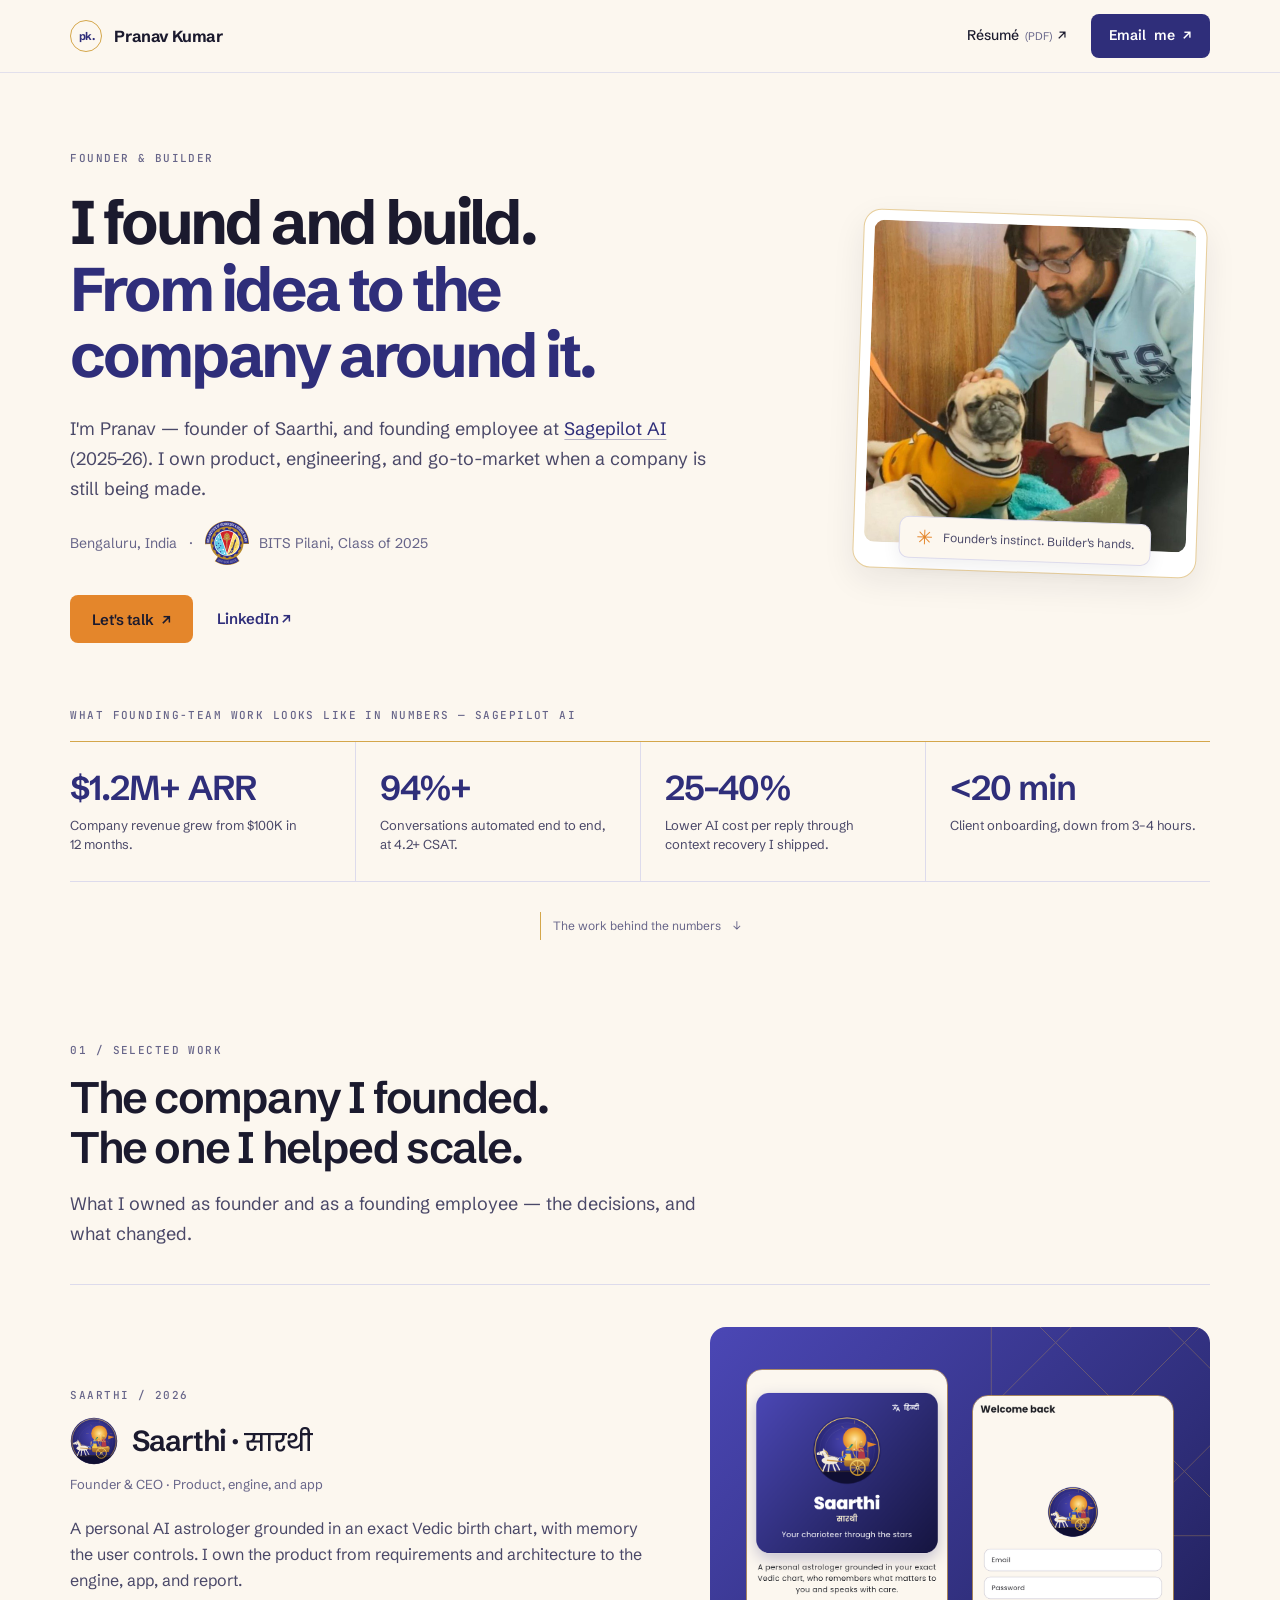
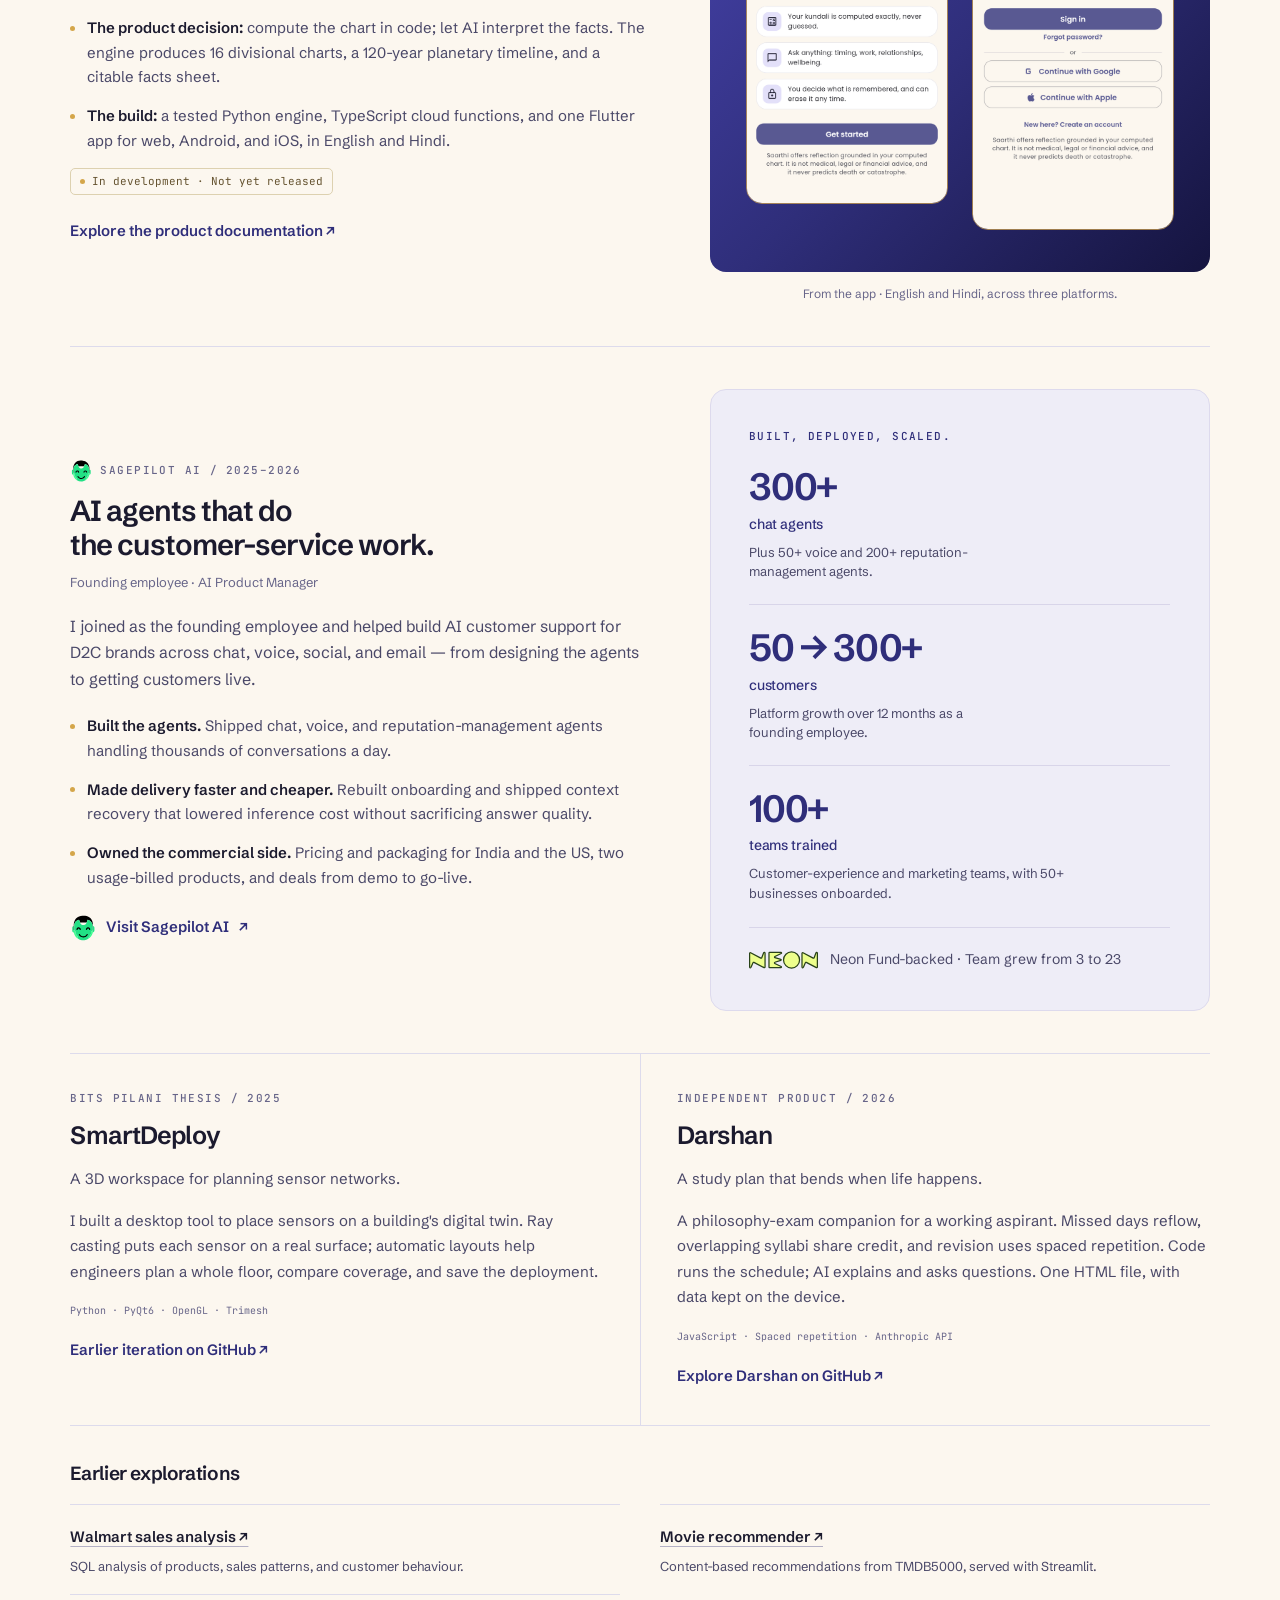
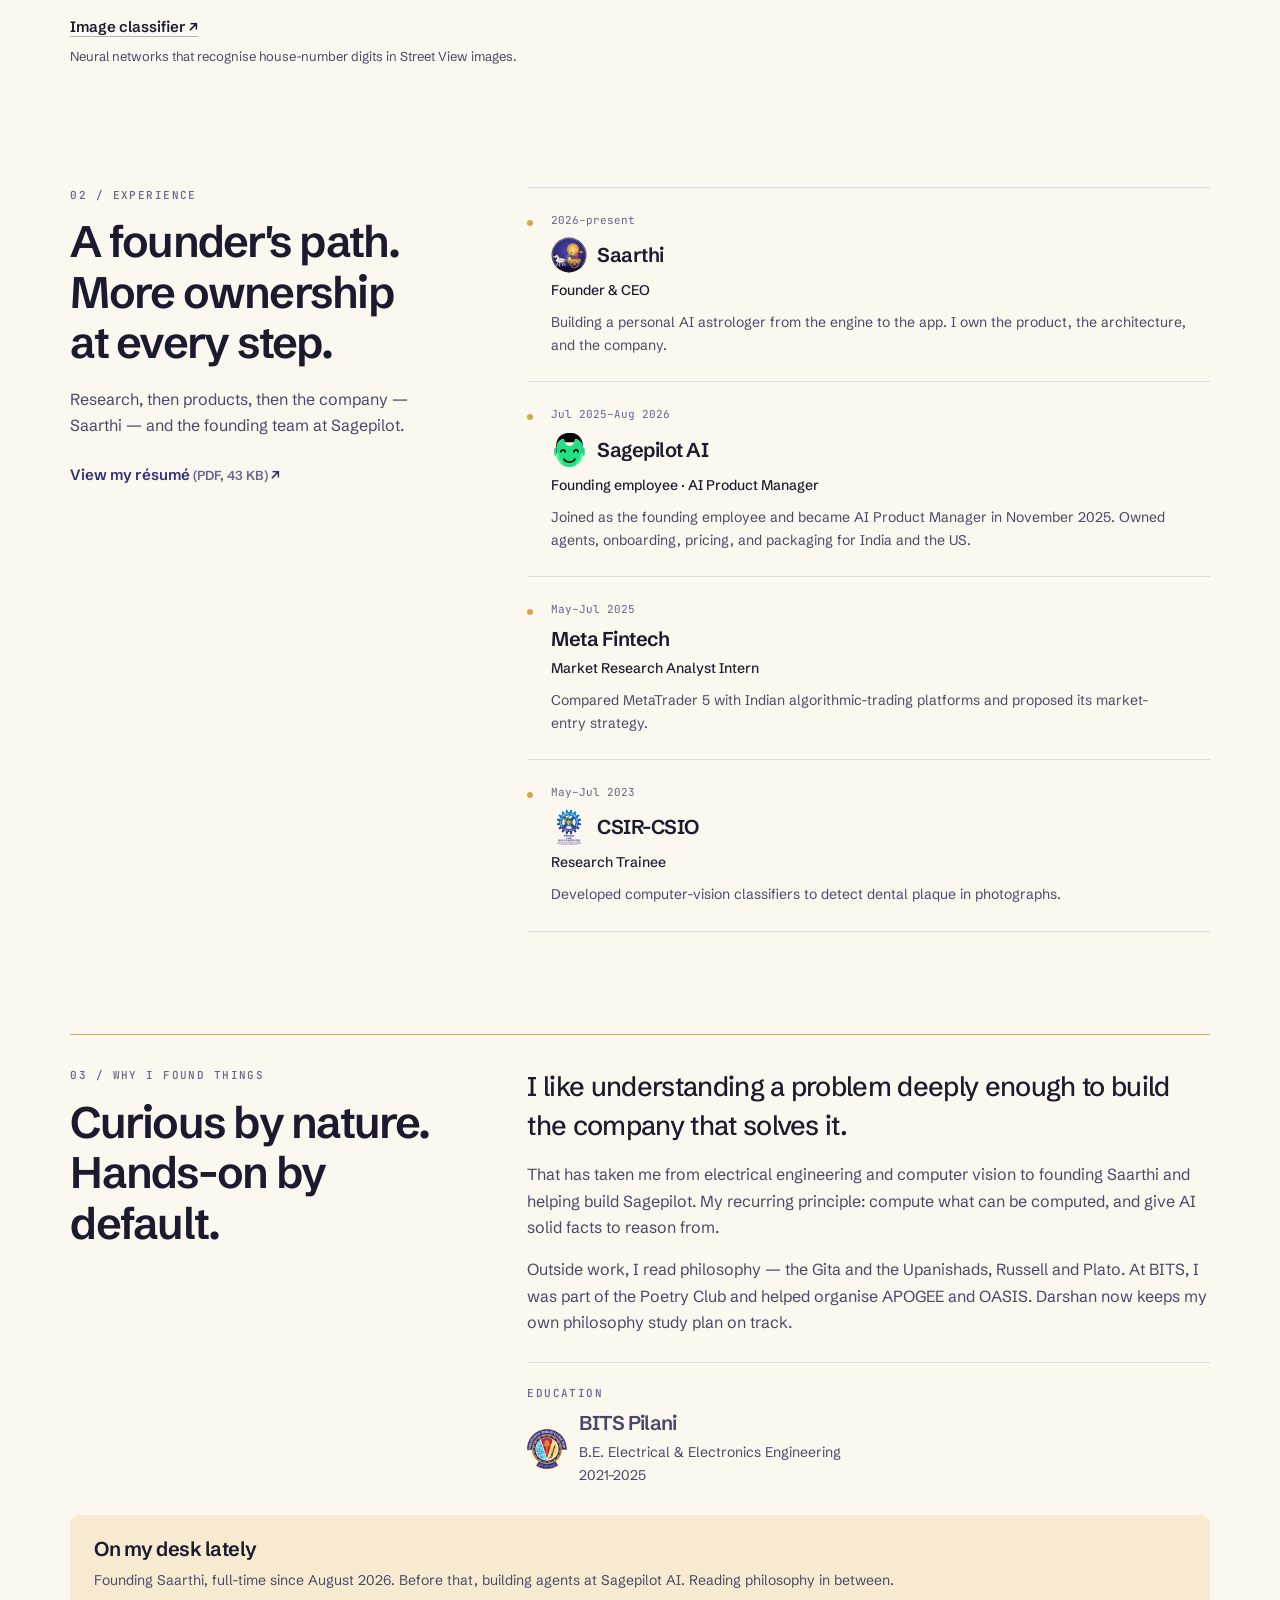
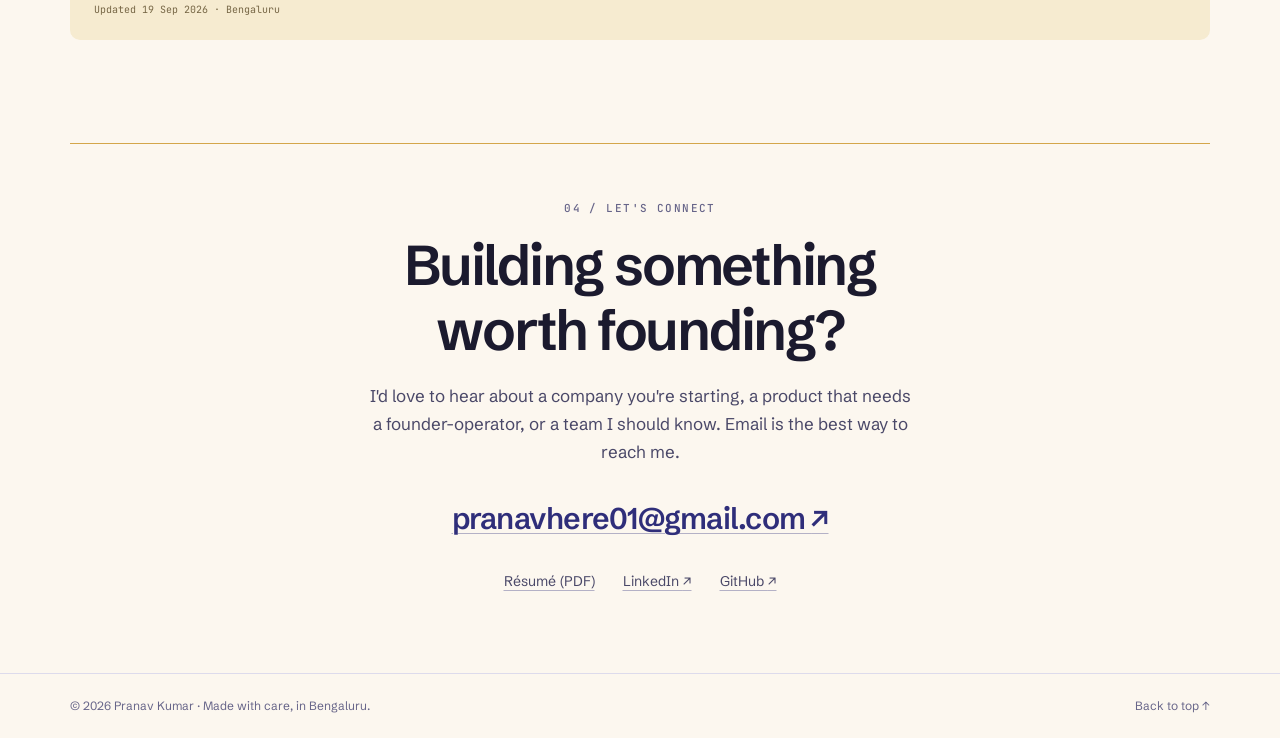
<file: index.html>
<!doctype html>
<html lang="en">
<head>
  <meta charset="utf-8">
  <meta http-equiv="Cache-Control" content="no-cache, no-store, must-revalidate">
  <meta http-equiv="Pragma" content="no-cache">
  <meta http-equiv="Expires" content="0">
  <meta name="viewport" content="width=device-width, initial-scale=1, viewport-fit=cover">
  <meta name="color-scheme" content="light">
  <meta name="theme-color" content="#FCF7EF">
  <title>Pranav Kumar · Founder &amp; Builder</title>
  <meta name="description" content="Pranav Kumar — founder of Saarthi, founding employee at Sagepilot AI (2025–26), and BITS Pilani graduate. Products I started, products I scaled, in one scroll.">
  <link rel="canonical" href="https://pranavhere01.github.io/">
  <meta property="og:type" content="website">
  <meta property="og:title" content="Pranav Kumar · Founder &amp; Builder">
  <meta property="og:description" content="Founder of Saarthi. Founding employee at Sagepilot AI (2025–26). I take AI products from idea to the business around them.">
  <meta property="og:image" content="https://pranavhere01.github.io/images/og.jpg">
  <meta property="og:url" content="https://pranavhere01.github.io/">
  <meta property="og:site_name" content="Pranav Kumar">
  <meta name="twitter:card" content="summary_large_image">
  <link rel="icon" href="favicon.svg" type="image/svg+xml">
  <link rel="preconnect" href="https://fonts.googleapis.com">
  <link rel="preconnect" href="https://fonts.gstatic.com" crossorigin>
  <link rel="preload" as="image" href="images/pranav.jpg" fetchpriority="high">
  <link rel="stylesheet" href="https://fonts.googleapis.com/css2?family=Schibsted+Grotesk:wght@400..700&family=JetBrains+Mono:wght@500&family=Poppins:wght@500;700&display=swap">
  <link rel="stylesheet" href="css/site.css?v=6">
</head>
<body id="top">
  <a class="skip" href="#main">Skip to content</a>
  <header class="site-head">
    <nav class="container nav" aria-label="Contact and résumé">
      <a class="nav-name" href="#top"><span class="monogram" aria-hidden="true">pk.</span><span>Pranav Kumar</span></a>
      <div class="nav-actions">
        <a class="nav-resume" href="files/Pranav_Kumar_Resume.pdf">Résumé <span class="nav-file">(PDF)</span><span aria-hidden="true"> ↗</span></a>
        <a class="btn-nav" href="mailto:pranavhere01@gmail.com">Email<span class="nav-cta-rest"> me</span> <span aria-hidden="true">↗</span></a>
      </div>
    </nav>
  </header>

  <main id="main" tabindex="-1">
    <section class="container hero" aria-labelledby="hero-h">
      <div class="hero-grid">
        <div class="hero-text">
          <p class="eyebrow">Founder &amp; Builder</p>
          <h1 id="hero-h">I found and build. <br class="break-lg"><span>From idea to the company around it.</span></h1>
          <p class="lead">I'm Pranav — founder of Saarthi, and founding employee at <a href="https://www.sagepilot.ai" rel="noopener">Sagepilot AI</a> (2025–26). I own product, engineering, and go-to-market when a company is still being made.</p>
          <p class="hero-context">Bengaluru, India <span aria-hidden="true">·</span> <span class="hero-school"><img class="school-logo" src="images/bits-pilani.svg" width="44" height="44" alt="BITS Pilani">BITS Pilani, Class of 2025</span></p>
          <div class="hero-actions">
            <a class="btn-primary" href="mailto:pranavhere01@gmail.com">Let's talk <span aria-hidden="true">↗</span></a>
            <a class="text-link" href="https://www.linkedin.com/in/pranav-kumar-ai" rel="noopener">LinkedIn <span aria-hidden="true">↗</span></a>
          </div>
        </div>
        <figure class="hero-media">
          <div class="portrait-frame">
            <img src="images/pranav.jpg" width="800" height="800" alt="Pranav Kumar with his pug." fetchpriority="high" decoding="async">
            <p class="portrait-note"><span aria-hidden="true">✳</span> Founder's instinct. Builder's hands.</p>
          </div>
        </figure>
      </div>
      <div class="impact">
        <p class="eyebrow">What founding-team work looks like in numbers — Sagepilot AI</p>
        <dl class="proof">
          <div><dt>$1.2M+<span>ARR</span></dt><dd>Company revenue grew from $100K in 12 months.</dd></div>
          <div><dt>94%+</dt><dd>Conversations automated end to end, at 4.2+ CSAT.</dd></div>
          <div><dt>25–40%</dt><dd>Lower AI cost per reply through context recovery I shipped.</dd></div>
          <div><dt>&lt;20&nbsp;min</dt><dd>Client onboarding, down from 3–4 hours.</dd></div>
        </dl>
      </div>
      <p class="scroll-note"><span class="scroll-line" aria-hidden="true"></span>The work behind the numbers <span aria-hidden="true">↓</span></p>
    </section>

    <section id="work" class="container section" aria-labelledby="work-h">
      <header class="section-head">
        <p class="eyebrow">01 / Selected work</p>
        <h2 id="work-h">The company I founded. <br class="break-lg">The one I helped scale.</h2>
        <p class="lead">What I owned as founder and as a founding employee — the decisions, and what changed.</p>
      </header>
      <article class="project project--saarthi" id="saarthi" aria-labelledby="saarthi-h">
        <div class="project-content" id="saarthi-work">
          <p class="eyebrow">Saarthi <span aria-hidden="true">/</span> 2026</p>
          <div class="product-title"><img src="images/saarthi-emblem.svg" width="48" height="48" alt=""><h3 id="saarthi-h">Saarthi · <span lang="hi">सारथी</span></h3></div>
          <p class="project-role">Founder &amp; CEO · Product, engine, and app</p>
          <p>A personal AI astrologer grounded in an exact Vedic birth chart, with memory the user controls. I own the product from requirements and architecture to the engine, app, and report.</p>
          <ul class="outcomes">
            <li id="computed"><strong>The product decision:</strong> compute the chart in code; let AI interpret the facts. The engine produces 16 divisional charts, a 120-year planetary timeline, and a citable facts sheet.</li>
            <li id="built"><strong>The build:</strong> a tested Python engine, TypeScript cloud functions, and one Flutter app for web, Android, and iOS, in English and Hindi.</li>
          </ul>
          <p class="status"><span aria-hidden="true"></span>In development · Not yet released</p>
          <p class="project-links"><a class="text-link" href="https://pranavhere01.github.io/exponential-jyotish-companion-docs/" rel="noopener">Explore the product documentation <span aria-hidden="true">↗</span></a></p>
        </div>
        <figure class="product-preview">
          <div class="phone-stage">
            <svg class="chart" viewBox="0 0 200 200" fill="none" stroke="#D4A64A" stroke-width="1" aria-hidden="true" focusable="false"><rect x="1" y="1" width="198" height="198"/><path d="M1 1L199 199M199 1L1 199M100 1L199 100L100 199L1 100Z"/></svg>
            <img class="phone" src="images/saarthi-welcome-en.png" width="560" height="1211" alt="Saarthi welcome screen: Your charioteer through the stars, with a Get started button." loading="lazy" decoding="async">
            <img class="phone" src="images/saarthi-sign-in.png" width="600" height="1298" alt="Saarthi sign-in screen with account options and a note about grounded, responsible reflection." loading="lazy" decoding="async">
          </div>
          <figcaption>From the app · English and Hindi, across three platforms.</figcaption>
        </figure>
      </article>

      <article class="project project--sagepilot" id="sagepilot" aria-labelledby="sagepilot-h">
        <div class="project-content">
          <p class="eyebrow org-title"><img src="images/sagepilot-mark.svg" width="22" height="22" alt="">Sagepilot AI <span aria-hidden="true">/</span> 2025–2026</p>
          <h3 id="sagepilot-h">AI agents that do <br class="break-lg">the customer-service work.</h3>
          <p class="project-role">Founding employee · AI Product Manager</p>
          <p>I joined as the founding employee and helped build AI customer support for D2C brands across chat, voice, social, and email — from designing the agents to getting customers live.</p>
          <ul class="outcomes">
            <li><strong>Built the agents.</strong> Shipped chat, voice, and reputation-management agents handling thousands of conversations a day.</li>
            <li><strong>Made delivery faster and cheaper.</strong> Rebuilt onboarding and shipped context recovery that lowered inference cost without sacrificing answer quality.</li>
            <li><strong>Owned the commercial side.</strong> Pricing and packaging for India and the US, two usage-billed products, and deals from demo to go-live.</li>
          </ul>
          <p class="project-links"><a class="text-link brand-cta" href="https://www.sagepilot.ai" rel="noopener"><img class="brand-cta-logo" src="images/sagepilot-mark.svg" width="26" height="26" alt="">Visit Sagepilot AI <span aria-hidden="true">↗</span></a></p>
        </div>
        <aside class="impact-panel" aria-label="Sagepilot deployment and growth figures">
          <p class="eyebrow">Built, deployed, scaled.</p>
          <dl class="deployment-stats">
            <div><dt>300+<span>chat agents</span></dt><dd>Plus 50+ voice and 200+ reputation-management agents.</dd></div>
            <div><dt>50 → 300+<span>customers</span></dt><dd>Platform growth over 12 months as a founding employee.</dd></div>
            <div><dt>100+<span>teams trained</span></dt><dd>Customer-experience and marketing teams, with 50+ businesses onboarded.</dd></div>
          </dl>
          <p class="panel-footnote"><img class="neon-logo" src="images/neon-fund.svg" width="112" height="29" alt="Neon Fund">Neon Fund-backed · Team grew from 3 to 23</p>
        </aside>
      </article>

      <div class="project-pair">
        <article class="small-project" id="smartdeploy" aria-labelledby="smartdeploy-h">
          <p class="eyebrow">BITS Pilani thesis <span aria-hidden="true">/</span> 2025</p>
          <h3 id="smartdeploy-h">SmartDeploy</h3>
          <p class="project-role">A 3D workspace for planning sensor networks.</p>
          <p>I built a desktop tool to place sensors on a building's digital twin. Ray casting puts each sensor on a real surface; automatic layouts help engineers plan a whole floor, compare coverage, and save the deployment.</p>
          <p class="stack">Python · PyQt6 · OpenGL · Trimesh</p>
          <a class="text-link" href="https://github.com/Pranavhere01/3d_mapper" rel="noopener">Earlier iteration on GitHub <span aria-hidden="true">↗</span></a>
        </article>
        <article class="small-project" id="darshan" aria-labelledby="darshan-h">
          <p class="eyebrow">Independent product <span aria-hidden="true">/</span> 2026</p>
          <h3 id="darshan-h">Darshan</h3>
          <p class="project-role">A study plan that bends when life happens.</p>
          <p>A philosophy-exam companion for a working aspirant. Missed days reflow, overlapping syllabi share credit, and revision uses spaced repetition. Code runs the schedule; AI explains and asks questions. One HTML file, with data kept on the device.</p>
          <p class="stack">JavaScript · Spaced repetition · Anthropic API</p>
          <a class="text-link" href="https://github.com/Pranavhere01/darshan-app" rel="noopener">Explore Darshan on GitHub <span aria-hidden="true">↗</span></a>
        </article>
      </div>
      <div class="earlier-work" id="earlier">
        <h3>Earlier explorations</h3>
        <ul class="explorations">
          <li id="walmart"><a href="https://github.com/Pranavhere01/WalmartSalesAnalysis" rel="noopener">Walmart sales analysis <span aria-hidden="true">↗</span></a><p>SQL analysis of products, sales patterns, and customer behaviour.</p></li>
          <li id="movies"><a href="https://github.com/Pranavhere01/Movie-Recommender-System" rel="noopener">Movie recommender <span aria-hidden="true">↗</span></a><p>Content-based recommendations from TMDB5000, served with Streamlit.</p></li>
          <li id="svhn"><a href="https://github.com/Pranavhere01/image-classifier" rel="noopener">Image classifier <span aria-hidden="true">↗</span></a><p>Neural networks that recognise house-number digits in Street View images.</p></li>
        </ul>
      </div>
    </section>

    <section id="experience" class="container section section-split" aria-labelledby="experience-h">
      <header class="section-head">
        <p class="eyebrow">02 / Experience</p>
        <h2 id="experience-h">A founder's path. <br class="break-lg">More ownership at every step.</h2>
        <p class="lead">Research, then products, then the company — Saarthi — and the founding team at Sagepilot.</p>
        <a class="text-link" href="files/Pranav_Kumar_Resume.pdf">View my résumé <span class="file-note">(PDF, 43 KB)</span> <span aria-hidden="true">↗</span></a>
      </header>
      <ol class="timeline">
        <li>
          <p class="timeline-date">2026–present</p>
          <div class="org-title"><img src="images/saarthi-emblem.svg" width="36" height="36" alt=""><h3>Saarthi</h3></div>
          <p class="timeline-role">Founder &amp; CEO</p>
          <p>Building a personal AI astrologer from the engine to the app. I own the product, the architecture, and the company.</p>
        </li>
        <li>
          <p class="timeline-date">Jul 2025–Aug 2026</p>
          <div class="org-title"><img src="images/sagepilot-mark.svg" width="36" height="36" alt=""><h3>Sagepilot AI</h3></div>
          <p class="timeline-role">Founding employee · AI Product Manager</p>
          <p>Joined as the founding employee and became AI Product Manager in November 2025. Owned agents, onboarding, pricing, and packaging for India and the US.</p>
        </li>
        <li>
          <p class="timeline-date">May–Jul 2025</p>
          <h3>Meta Fintech</h3>
          <p class="timeline-role">Market Research Analyst Intern</p>
          <p>Compared MetaTrader 5 with Indian algorithmic-trading platforms and proposed its market-entry strategy.</p>
        </li>
        <li>
          <p class="timeline-date">May–Jul 2023</p>
          <div class="org-title"><img src="images/csir.svg" width="36" height="36" alt="CSIR"><h3>CSIR-CSIO</h3></div>
          <p class="timeline-role">Research Trainee</p>
          <p>Developed computer-vision classifiers to detect dental plaque in photographs.</p>
        </li>
      </ol>
    </section>

    <section id="story" class="container section section-split story" aria-labelledby="story-h">
      <header class="section-head">
        <p class="eyebrow">03 / Why I found things</p>
        <h2 id="story-h">Curious by nature. <br class="break-lg">Hands-on by default.</h2>
      </header>
      <div class="story-body">
        <p class="story-lead" id="bio">I like understanding a problem deeply enough to build the company that solves it.</p>
        <p>That has taken me from electrical engineering and computer vision to founding Saarthi and helping build Sagepilot. My recurring principle: compute what can be computed, and give AI solid facts to reason from.</p>
        <p>Outside work, I read philosophy — the Gita and the Upanishads, Russell and Plato. At BITS, I was part of the Poetry Club and helped organise APOGEE and OASIS. Darshan now keeps my own philosophy study plan on track.</p>
        <div class="education" id="education">
          <p class="eyebrow">Education</p>
          <div class="school-heading">
            <img src="images/bits-pilani.svg" width="48" height="48" alt="BITS Pilani">
            <div>
              <h3>BITS Pilani</h3>
              <p>B.E. Electrical &amp; Electronics Engineering <span>2021–2025</span></p>
            </div>
          </div>
        </div>
      </div>
    </section>

    <aside id="now" class="container now" aria-labelledby="now-h">
      <h2 id="now-h">On my desk lately</h2>
      <p>Founding Saarthi, full-time since August 2026. Before that, building agents at Sagepilot AI. Reading philosophy in between.</p>
      <p class="updated">Updated <time datetime="2026-09-19">19 Sep 2026</time> · Bengaluru</p>
    </aside>

    <section id="contact" class="container section contact" aria-labelledby="contact-h">
      <p class="eyebrow">04 / Let's connect</p>
      <h2 id="contact-h">Building something <br class="break-lg">worth founding?</h2>
      <p class="lead">I'd love to hear about a company you're starting, a product that needs a founder-operator, or a team I should know. Email is the best way to reach me.</p>
      <a class="contact-email" href="mailto:pranavhere01@gmail.com">pranavhere01@gmail.com <span aria-hidden="true">↗</span></a>
      <div class="contact-links">
        <a href="files/Pranav_Kumar_Resume.pdf">Résumé (PDF)</a>
        <a href="https://www.linkedin.com/in/pranav-kumar-ai" rel="noopener">LinkedIn <span aria-hidden="true">↗</span></a>
        <a href="https://github.com/Pranavhere01" rel="noopener">GitHub <span aria-hidden="true">↗</span></a>
      </div>
    </section>
  </main>
  <footer class="site-foot">
    <div class="container foot">
      <p>© 2026 Pranav Kumar <span aria-hidden="true">·</span> Made with care, in Bengaluru.</p>
      <a href="#top">Back to top <span aria-hidden="true">↑</span></a>
    </div>
  </footer>
</body>
</html>
</file>
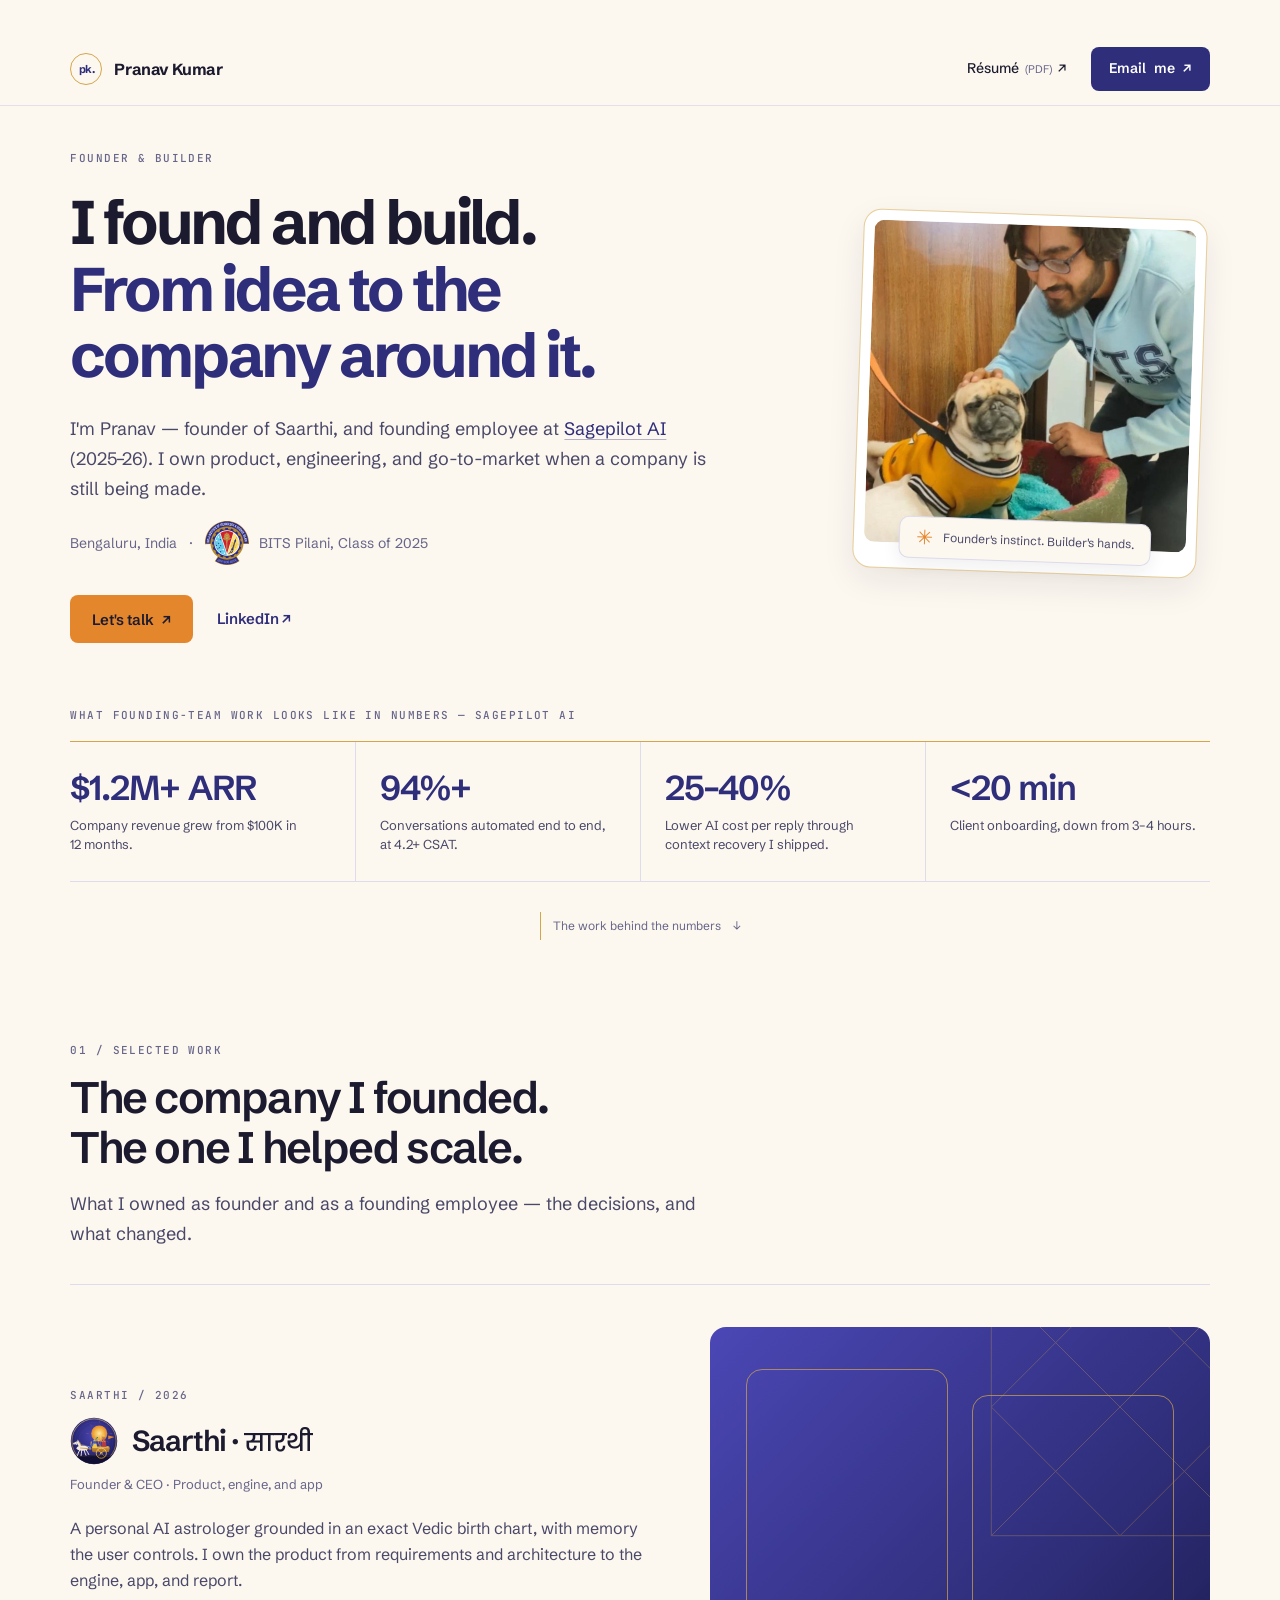
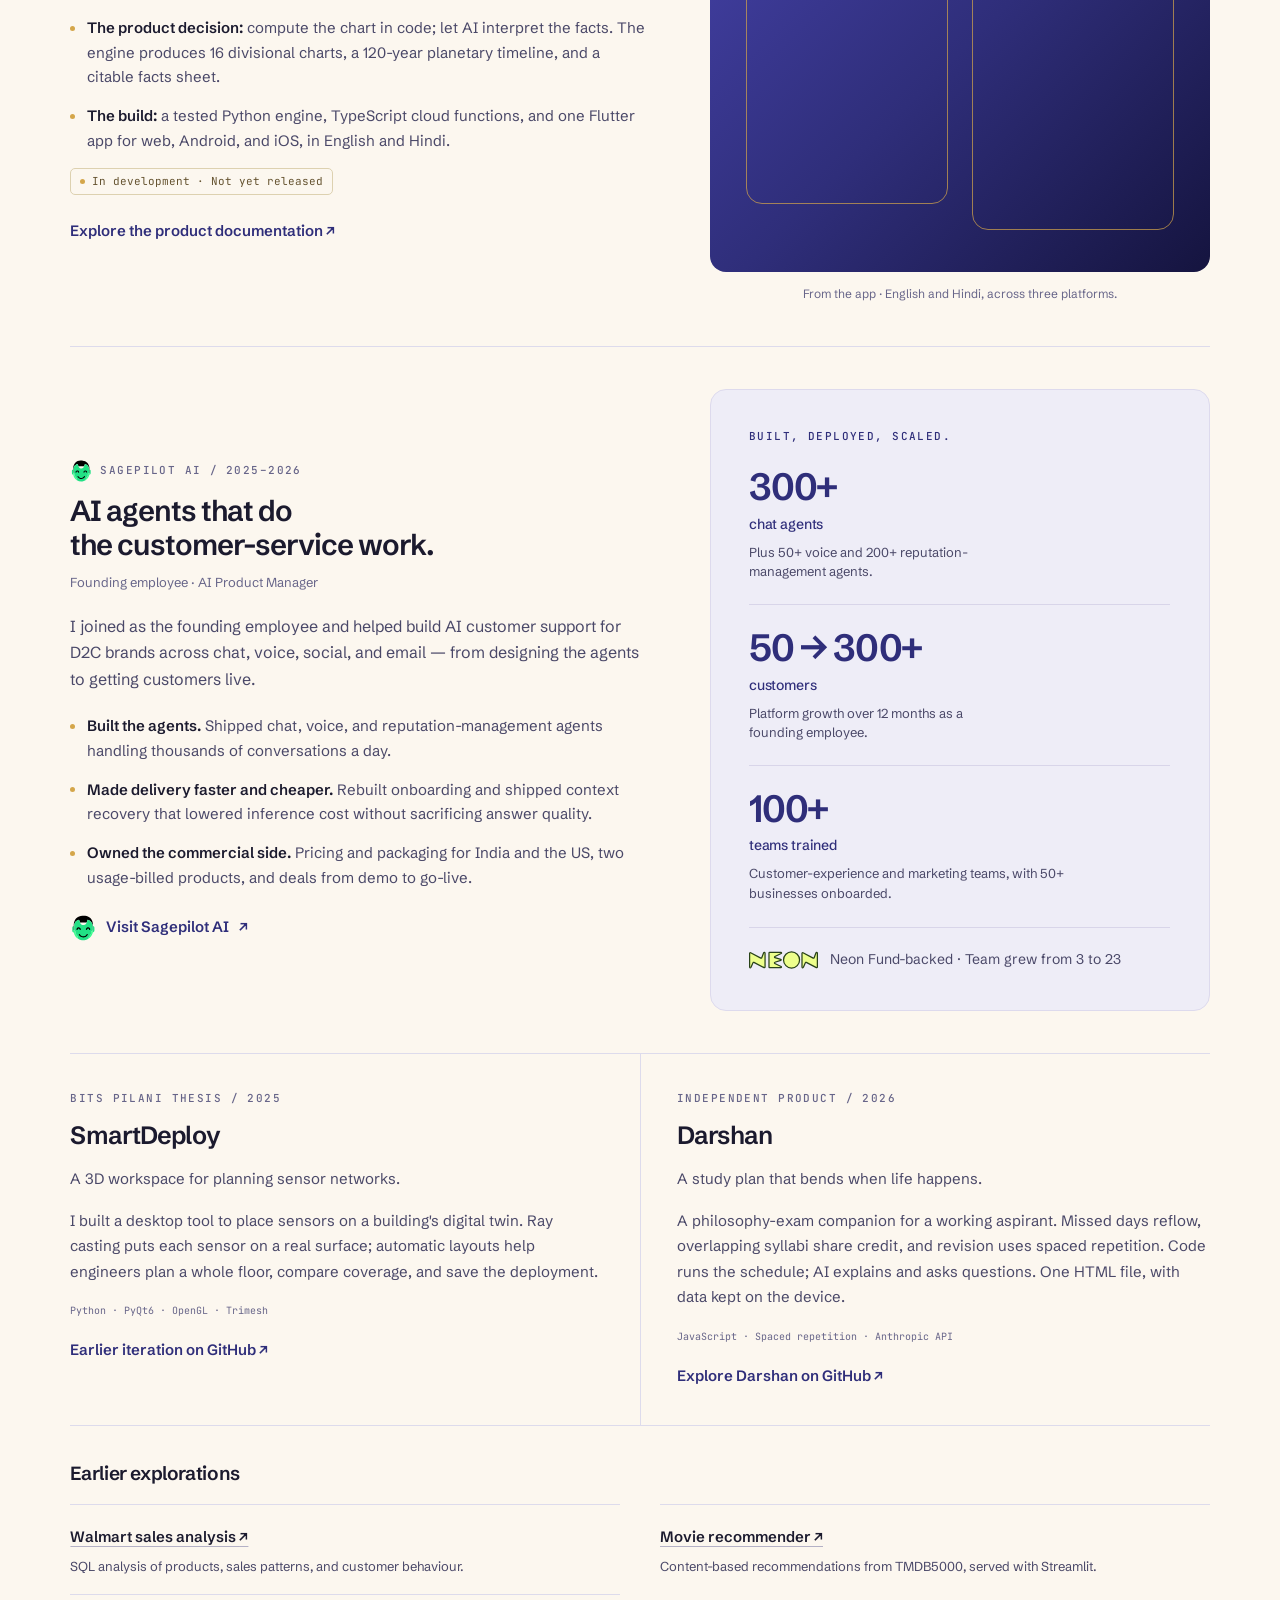
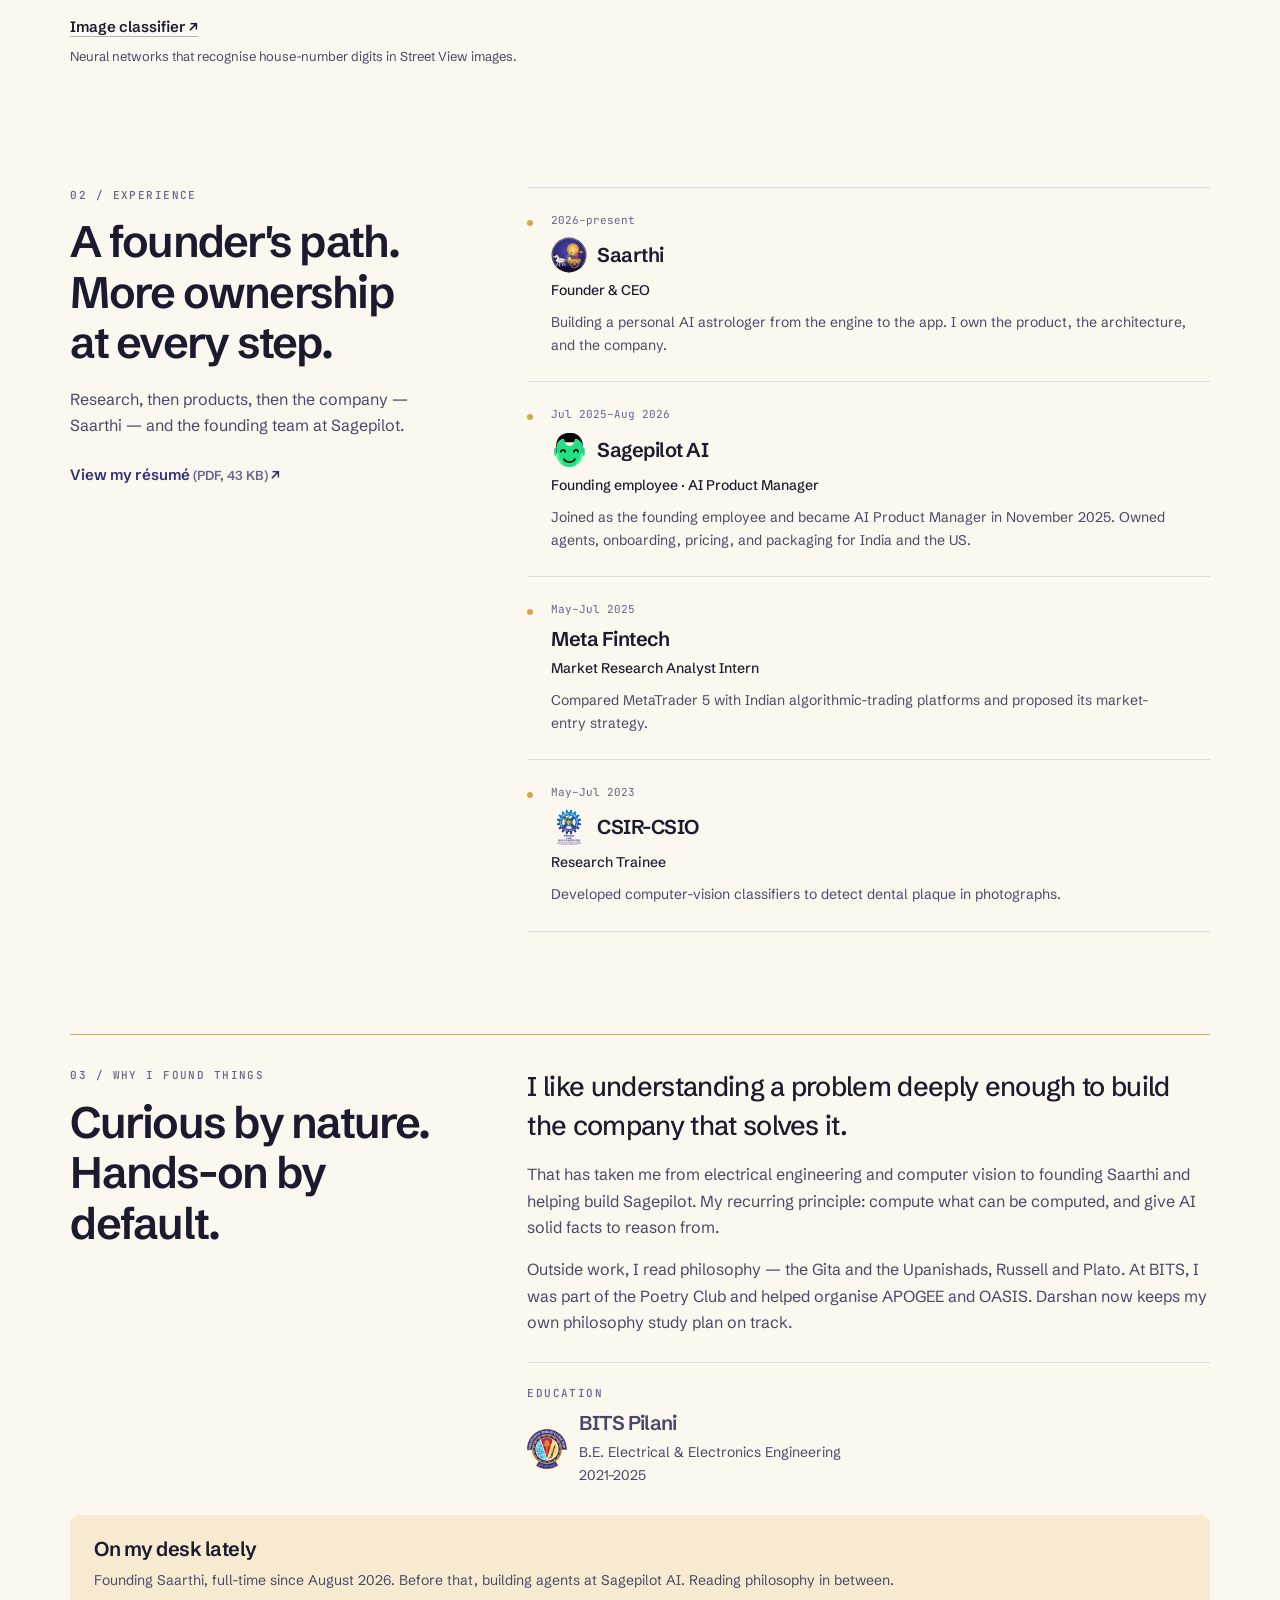
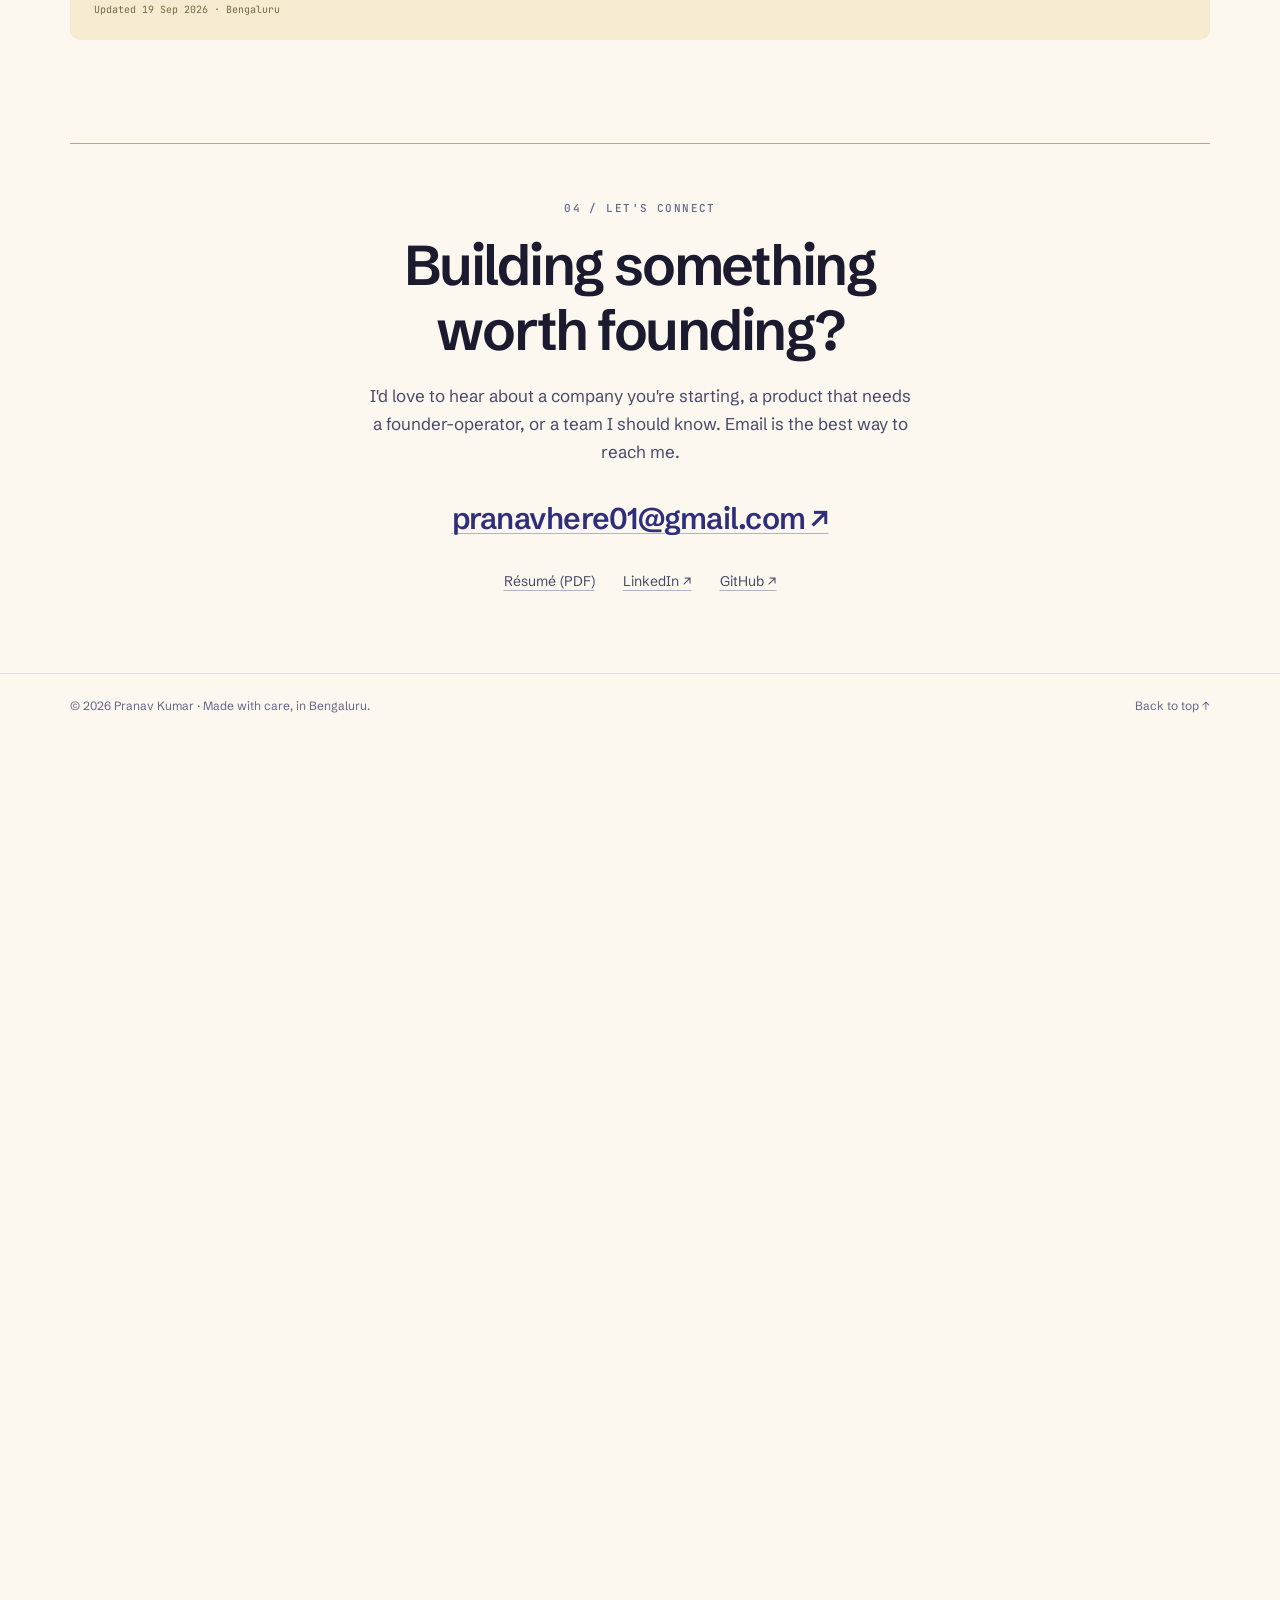
<file: saarthi/index.html>
<!doctype html>
<html lang="en">
<head>
<meta charset="utf-8">
<title>Pranav Kumar · saarthi</title>
<meta name="robots" content="noindex">
<meta http-equiv="refresh" content="0; url=../#saarthi">
<link rel="canonical" href="https://pranavhere01.github.io/#saarthi">
</head>
<body>
<p>This section now lives on the home page: <a href="../#saarthi">pranavhere01.github.io/#saarthi</a>.</p>
</body>
</html>
</file>
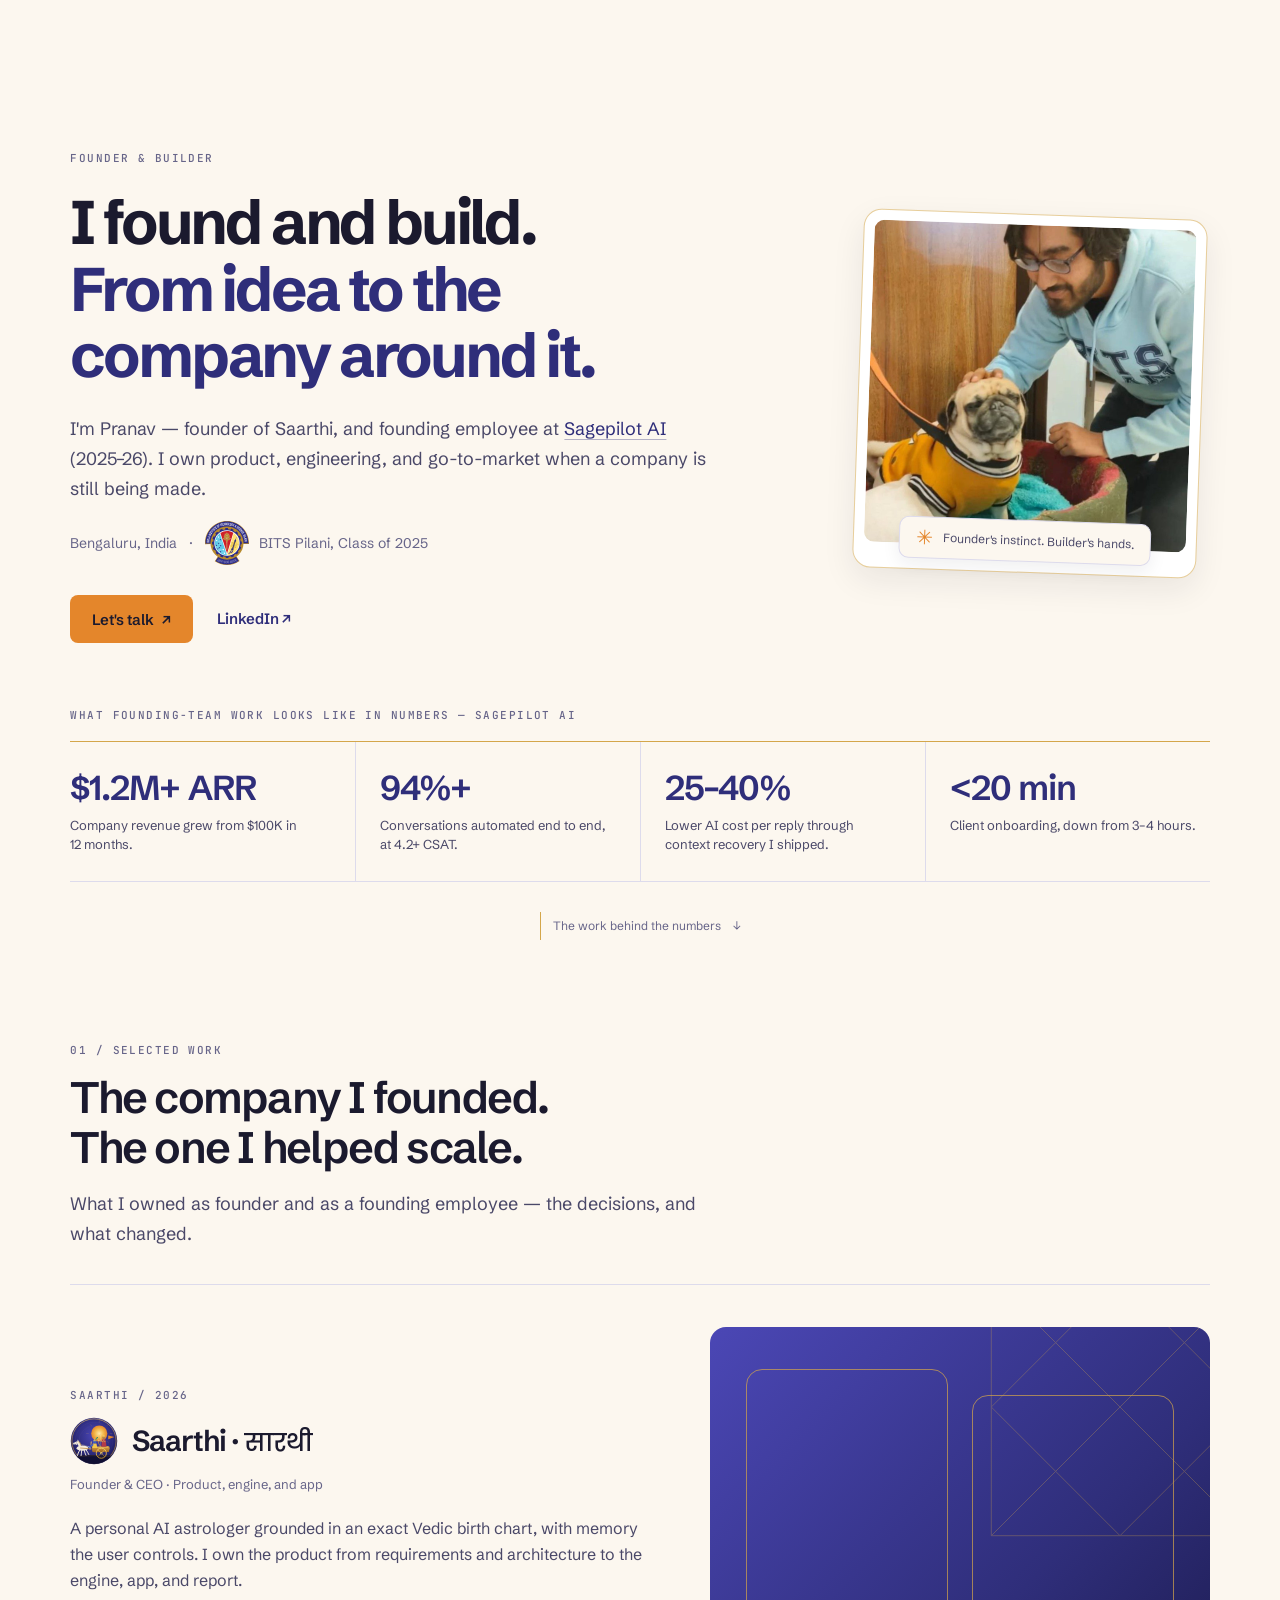
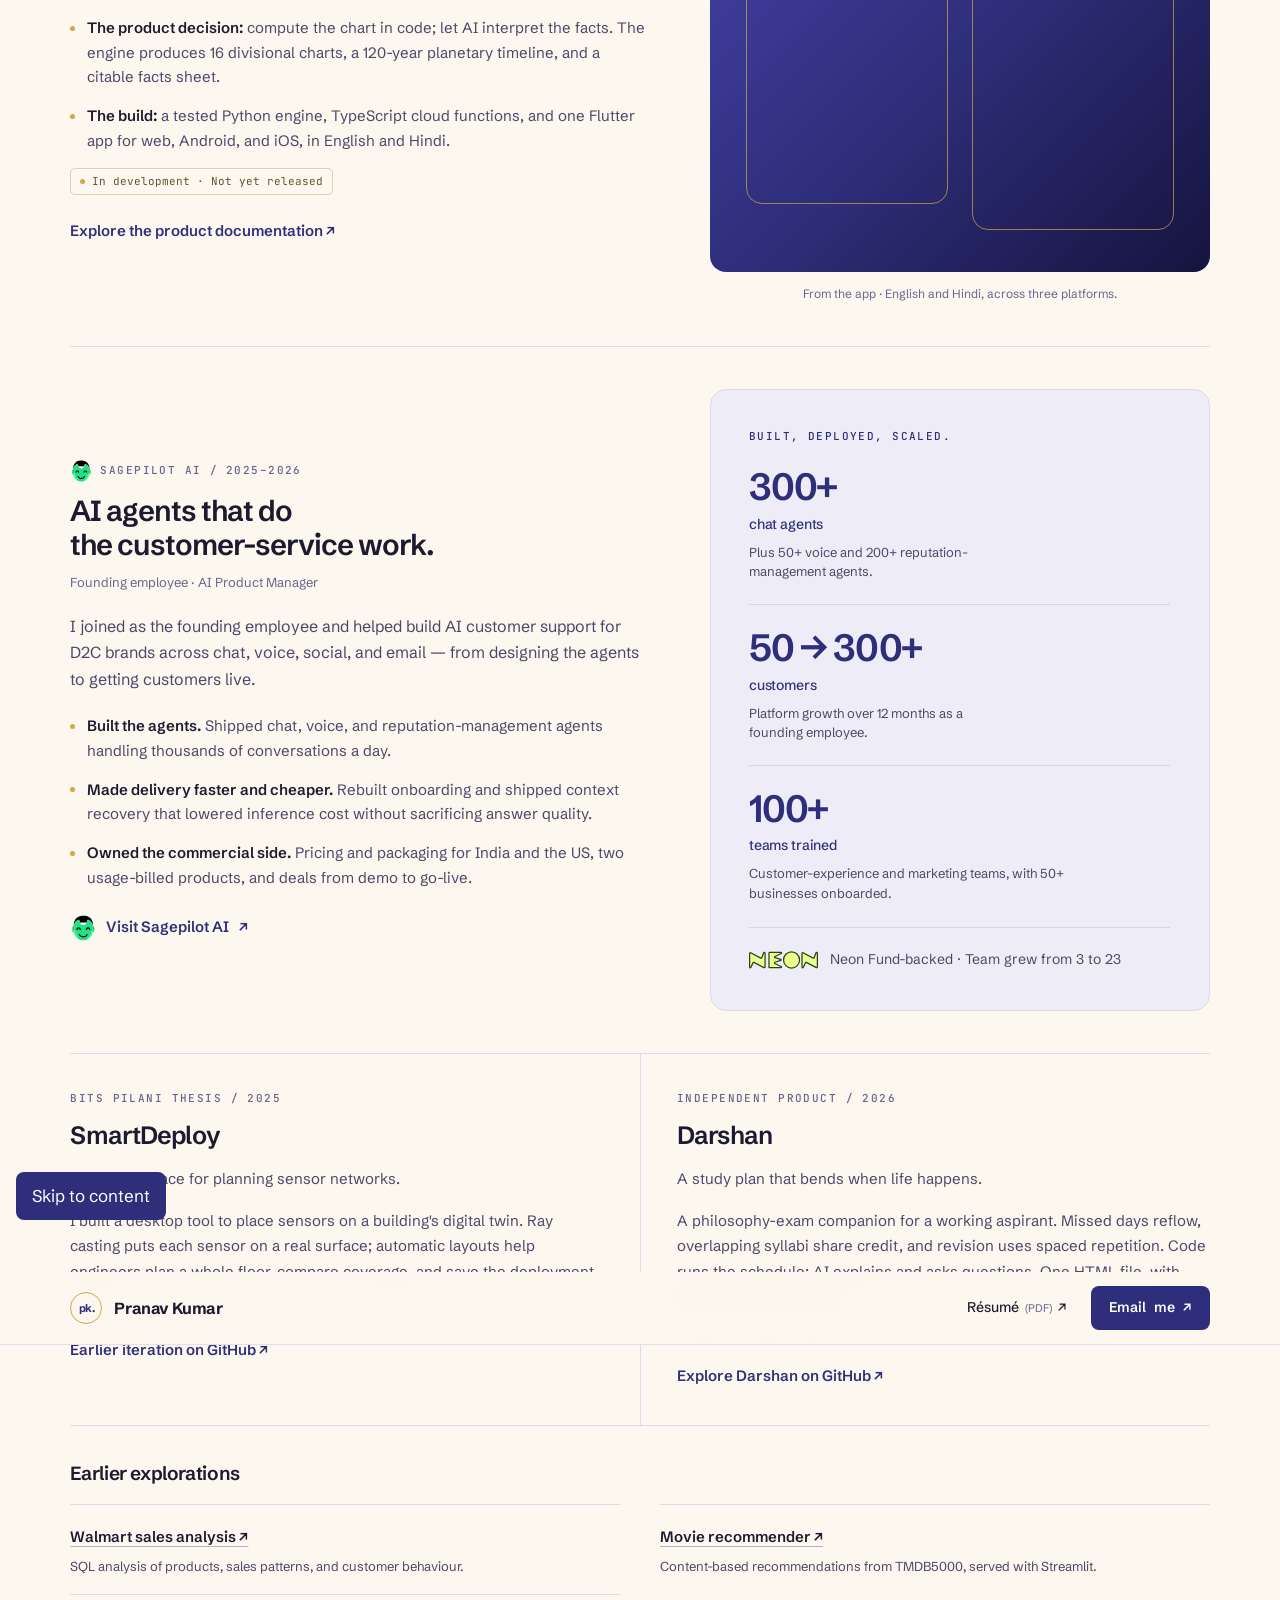
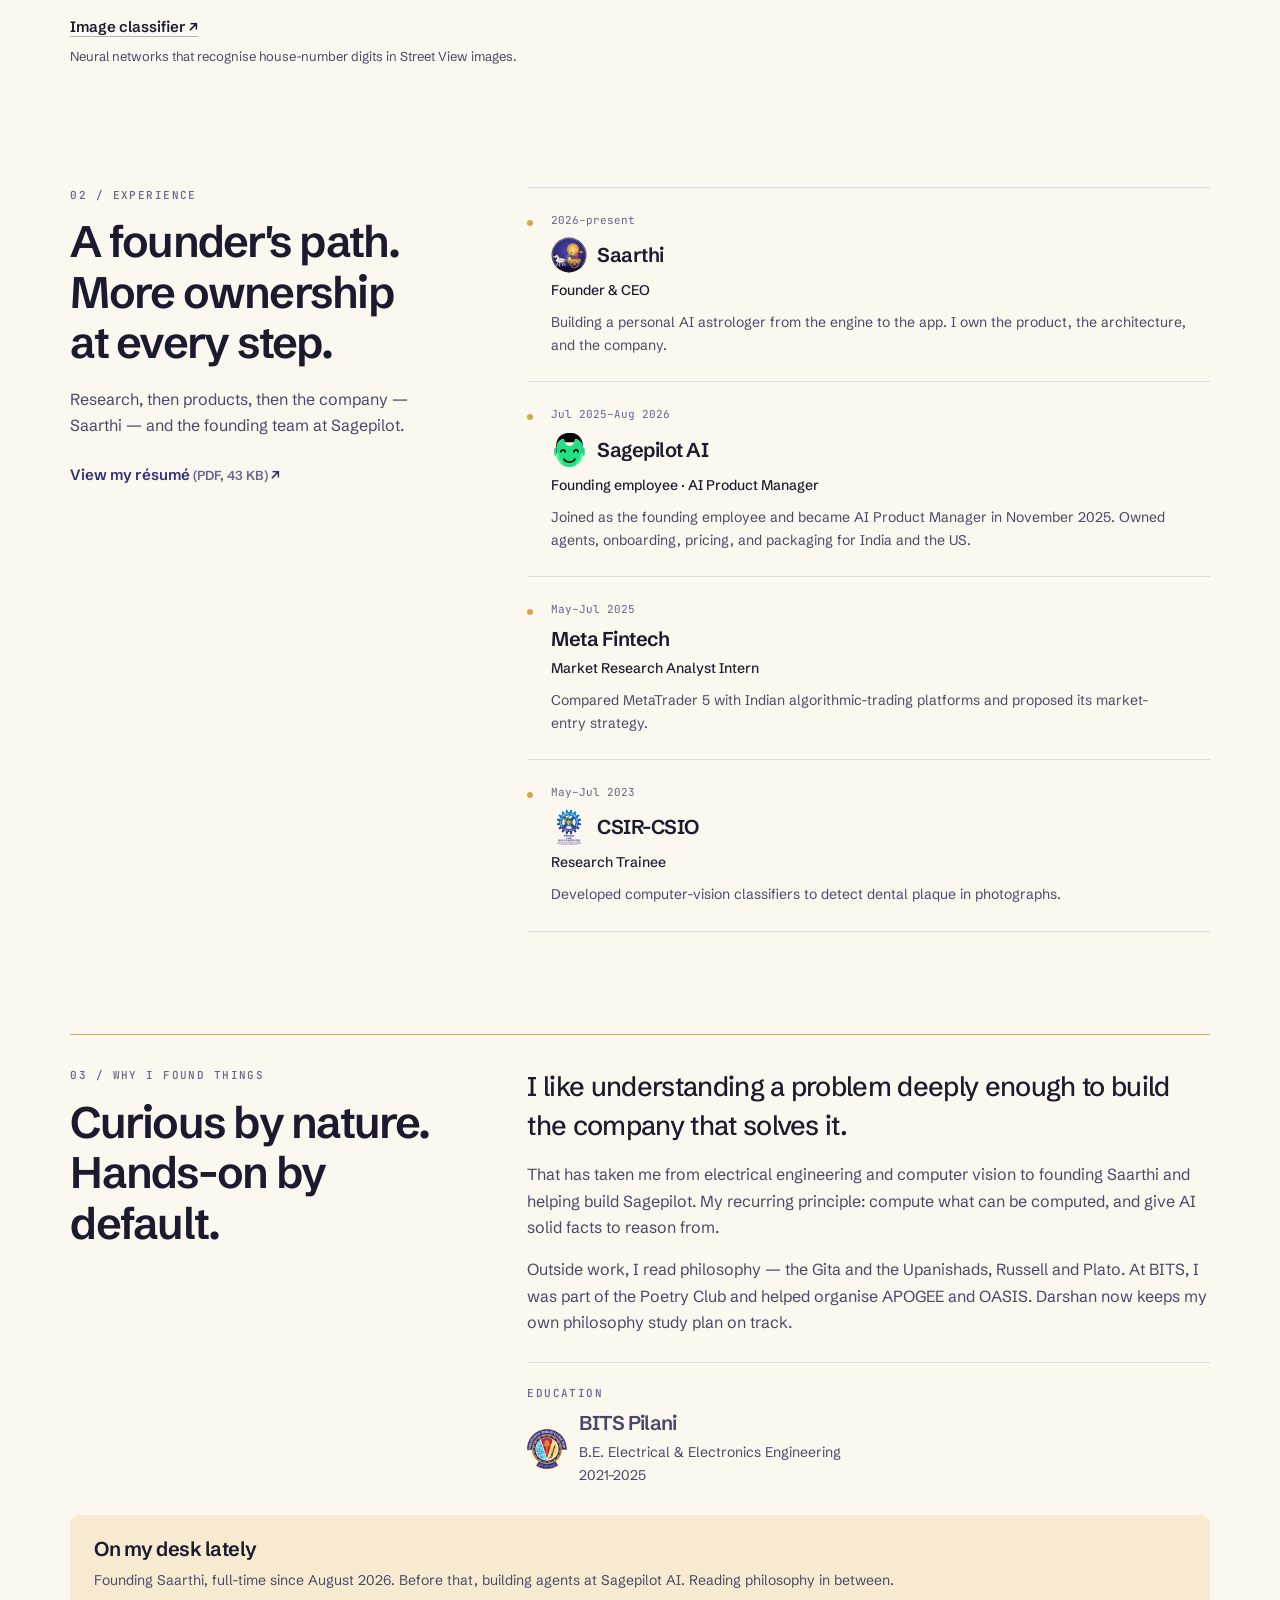
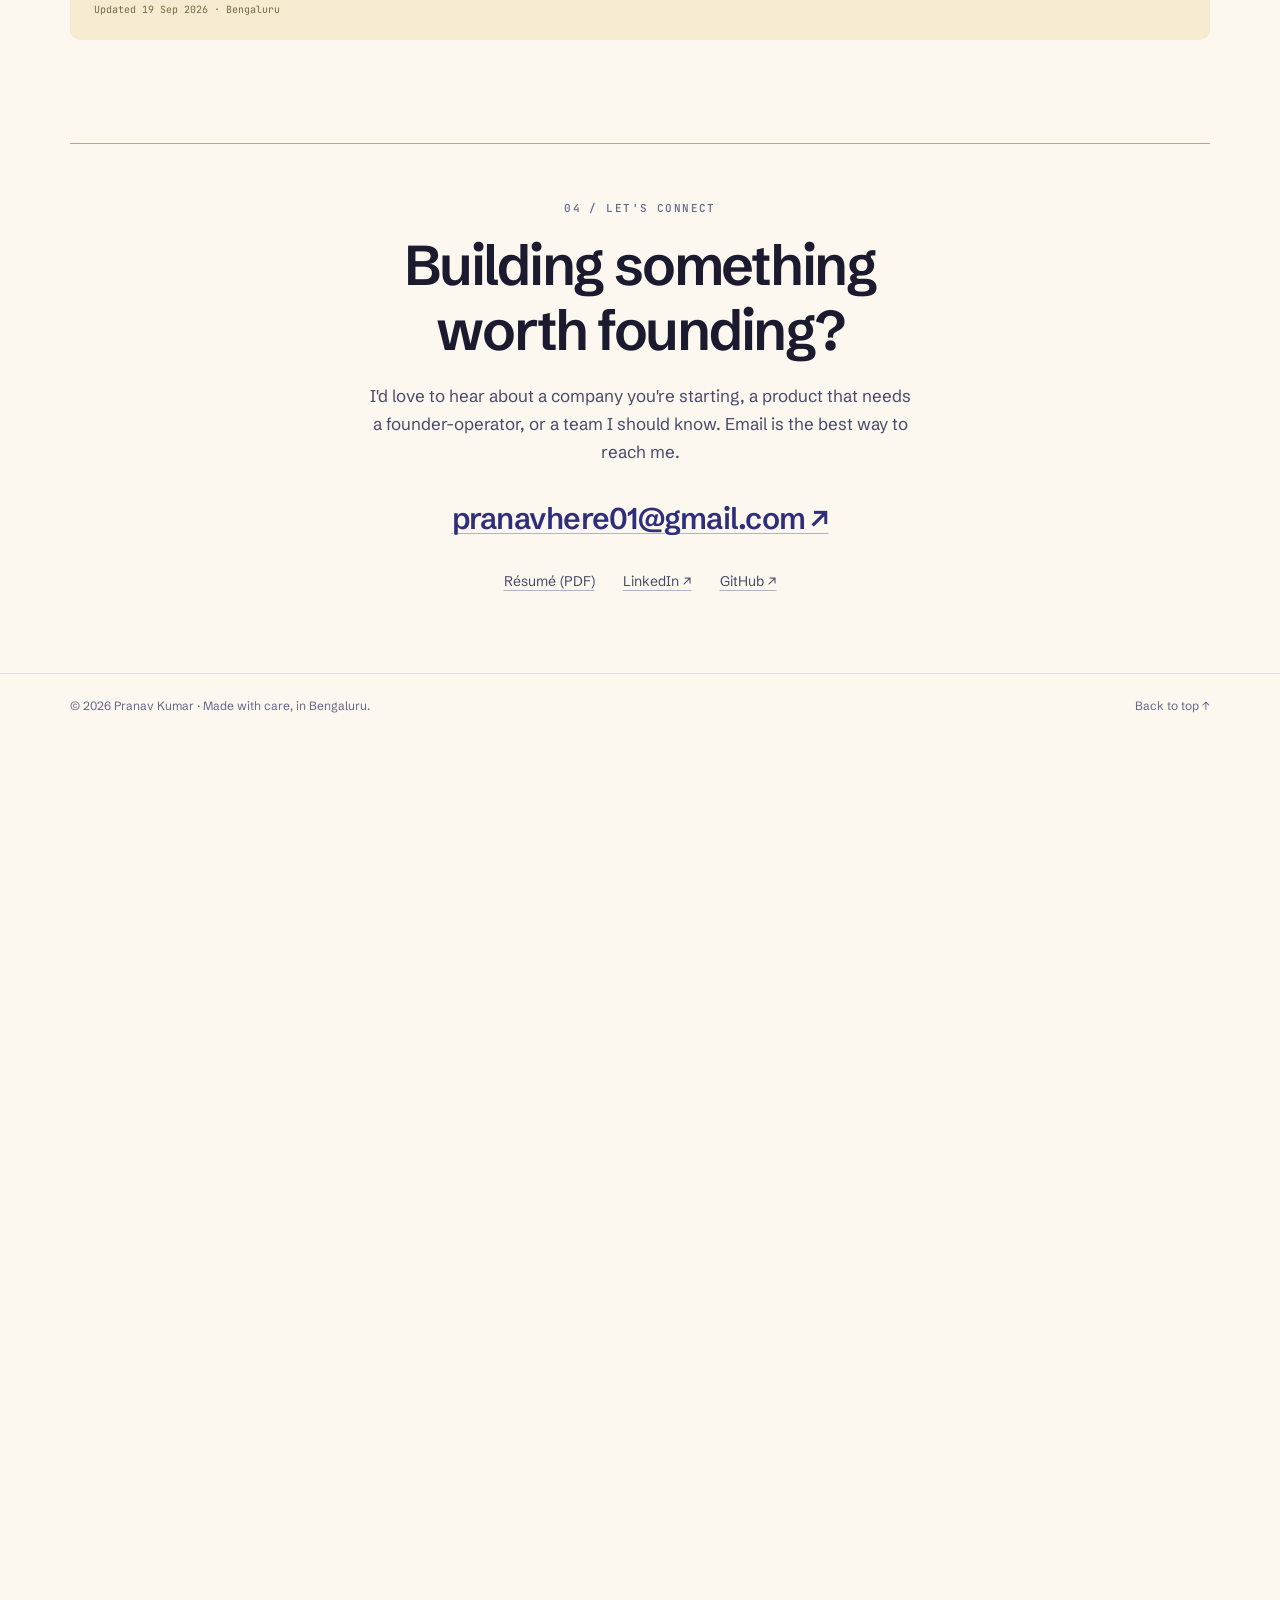
<file: story/index.html>
<!doctype html>
<html lang="en">
<head>
<meta charset="utf-8">
<title>Pranav Kumar · story</title>
<meta name="robots" content="noindex">
<meta http-equiv="refresh" content="0; url=../#story">
<link rel="canonical" href="https://pranavhere01.github.io/#story">
</head>
<body>
<p>This section now lives on the home page: <a href="../#story">pranavhere01.github.io/#story</a>.</p>
</body>
</html>
</file>
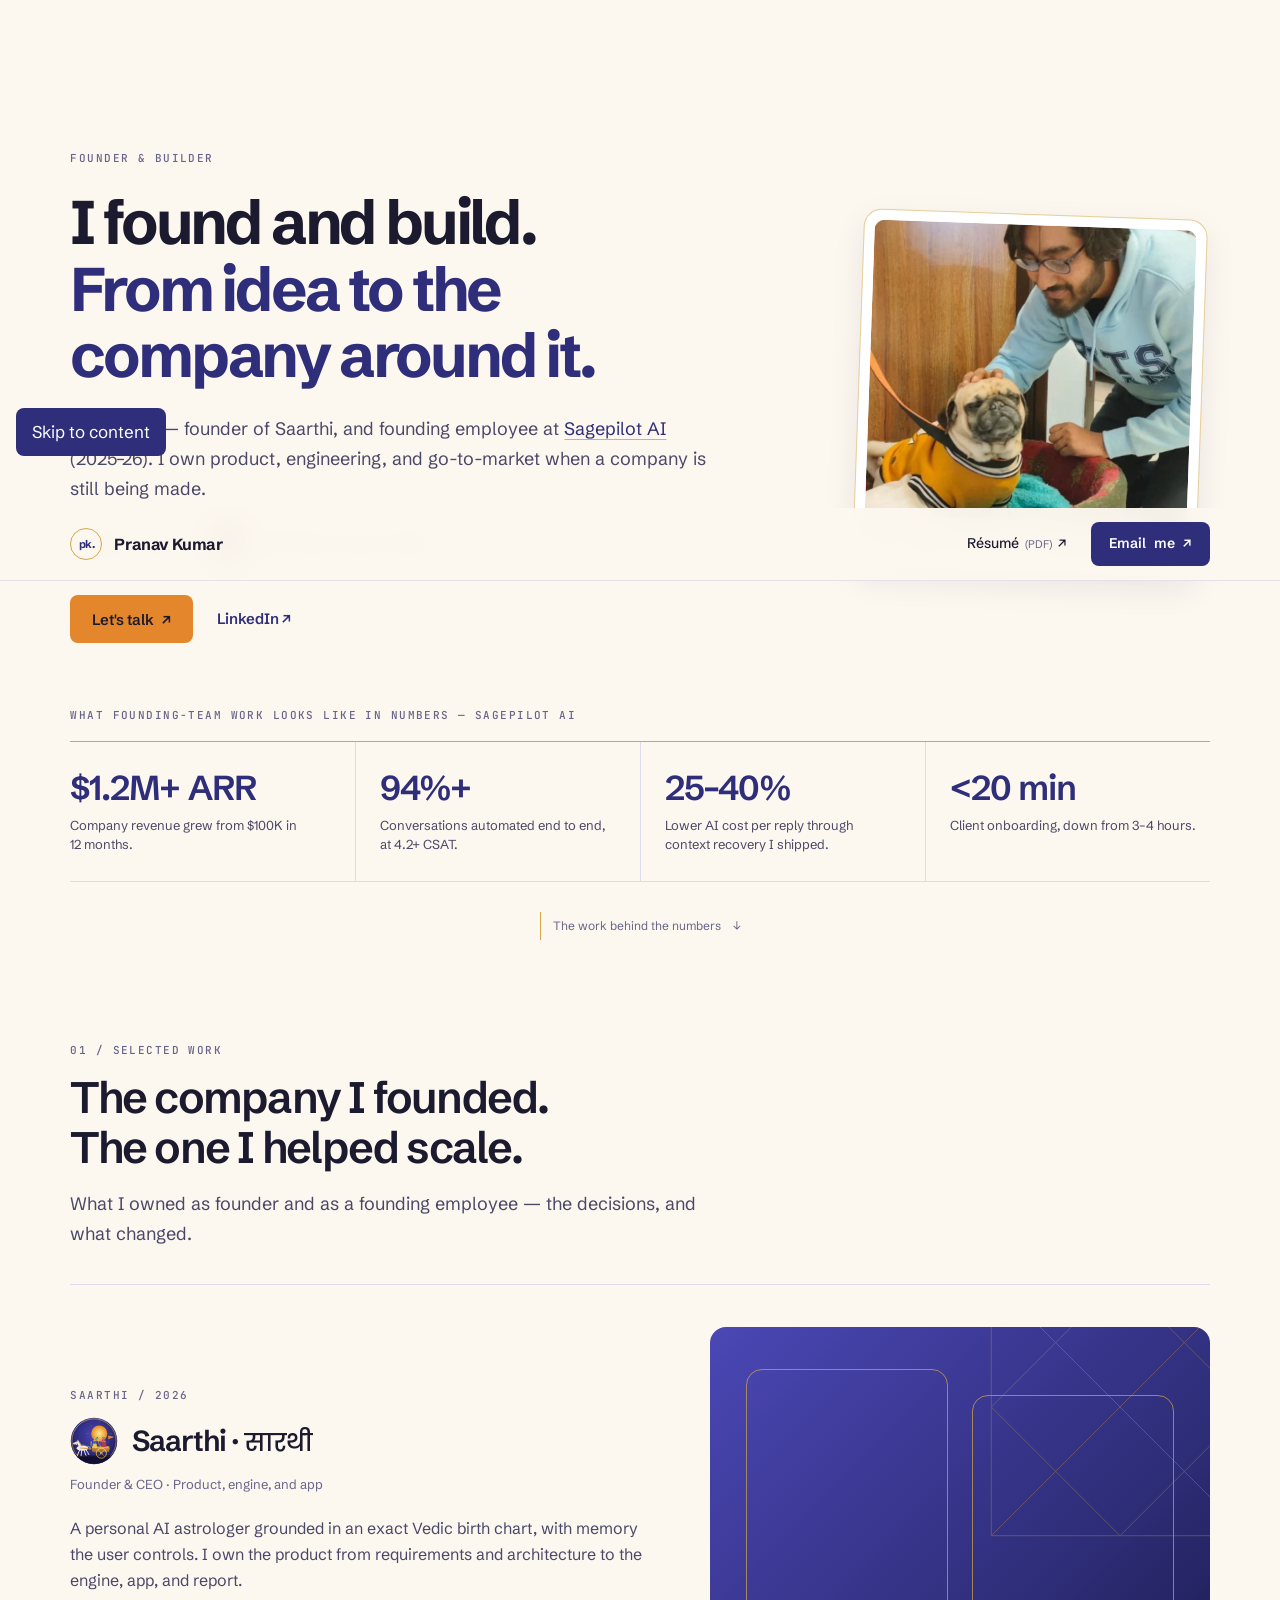
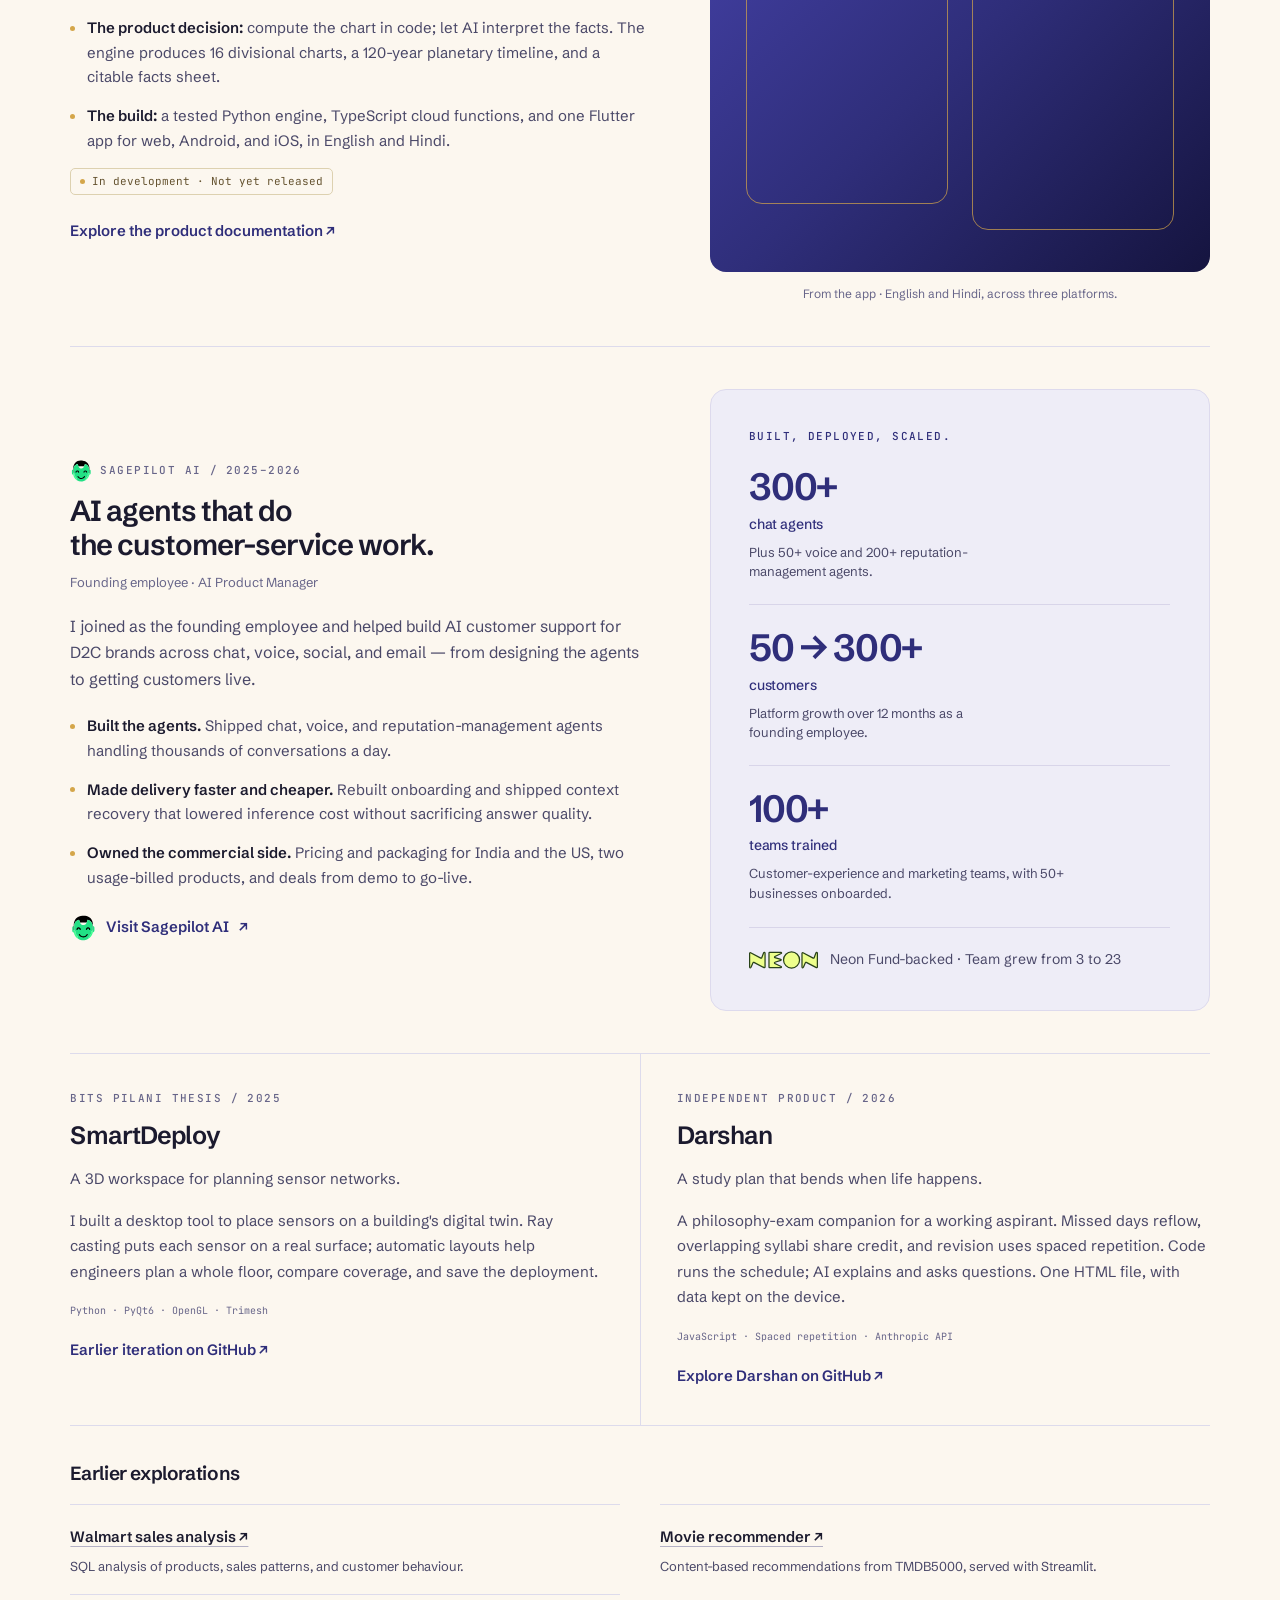
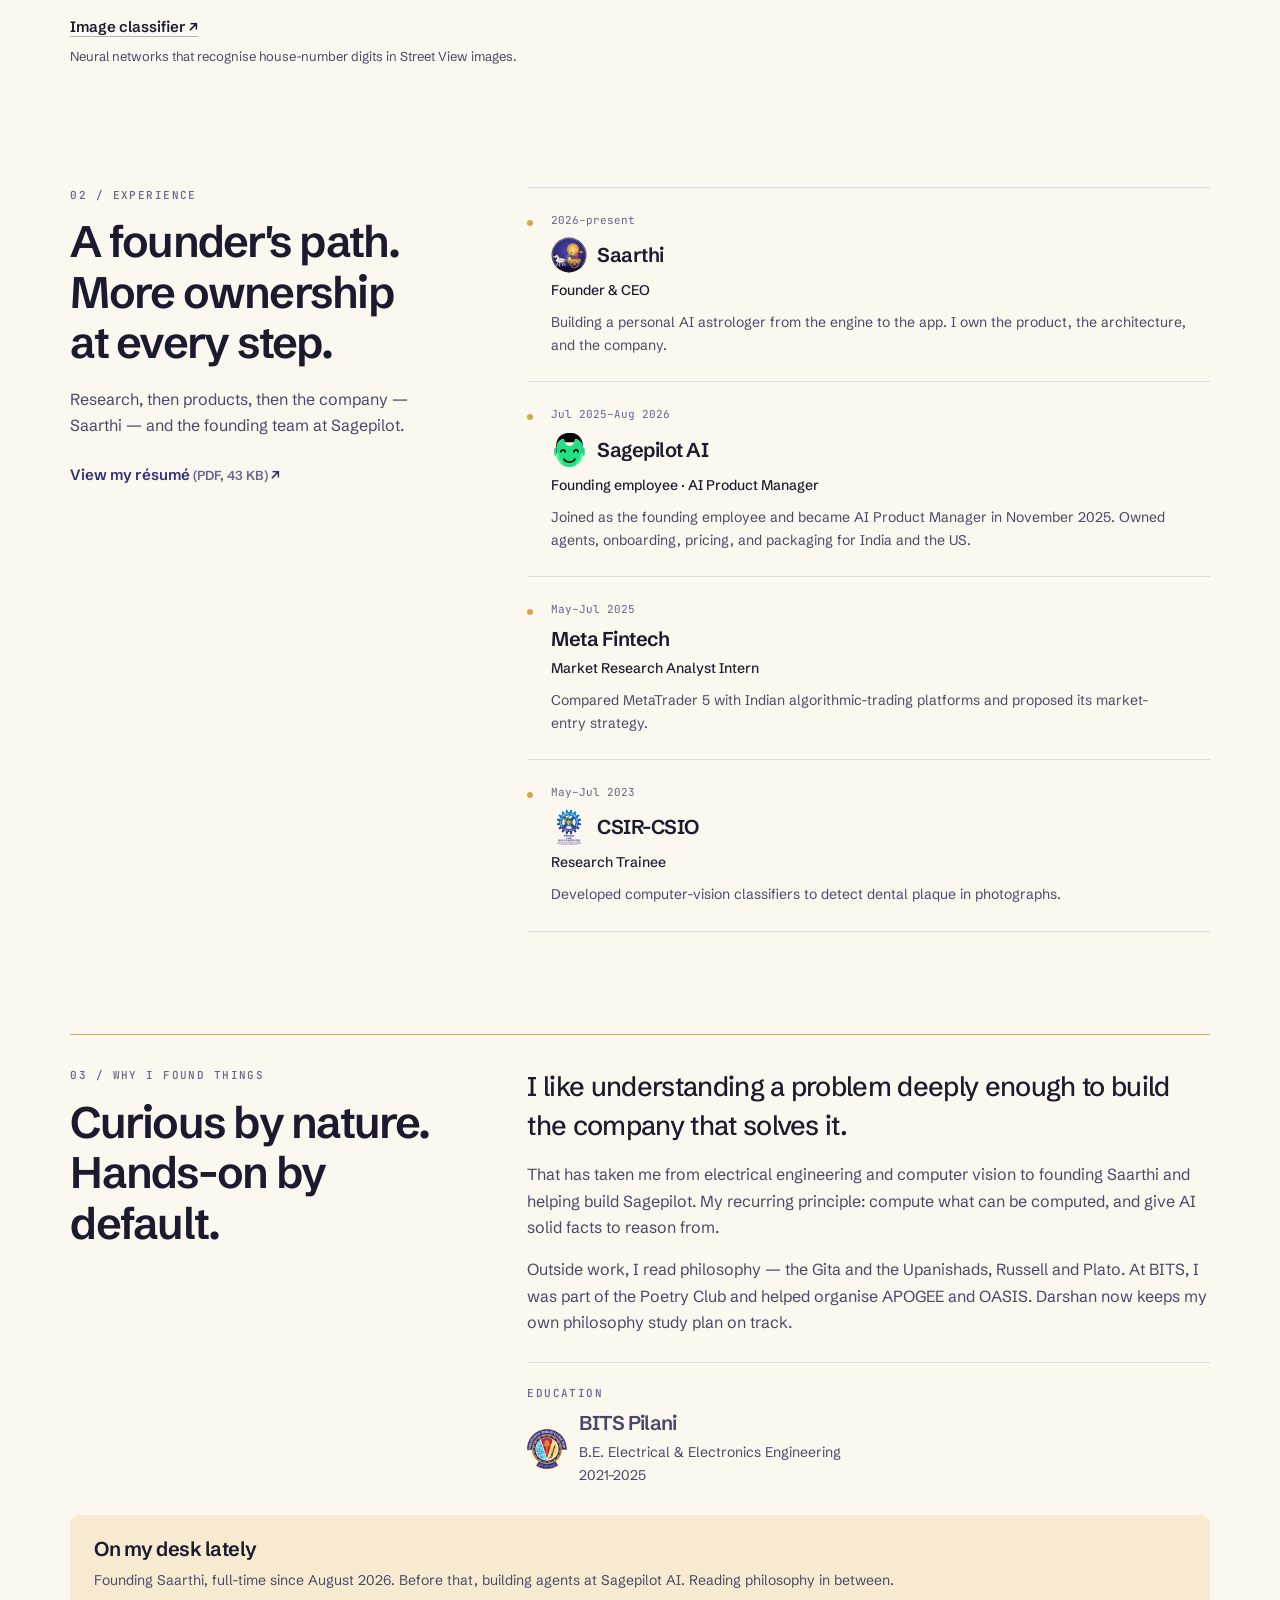
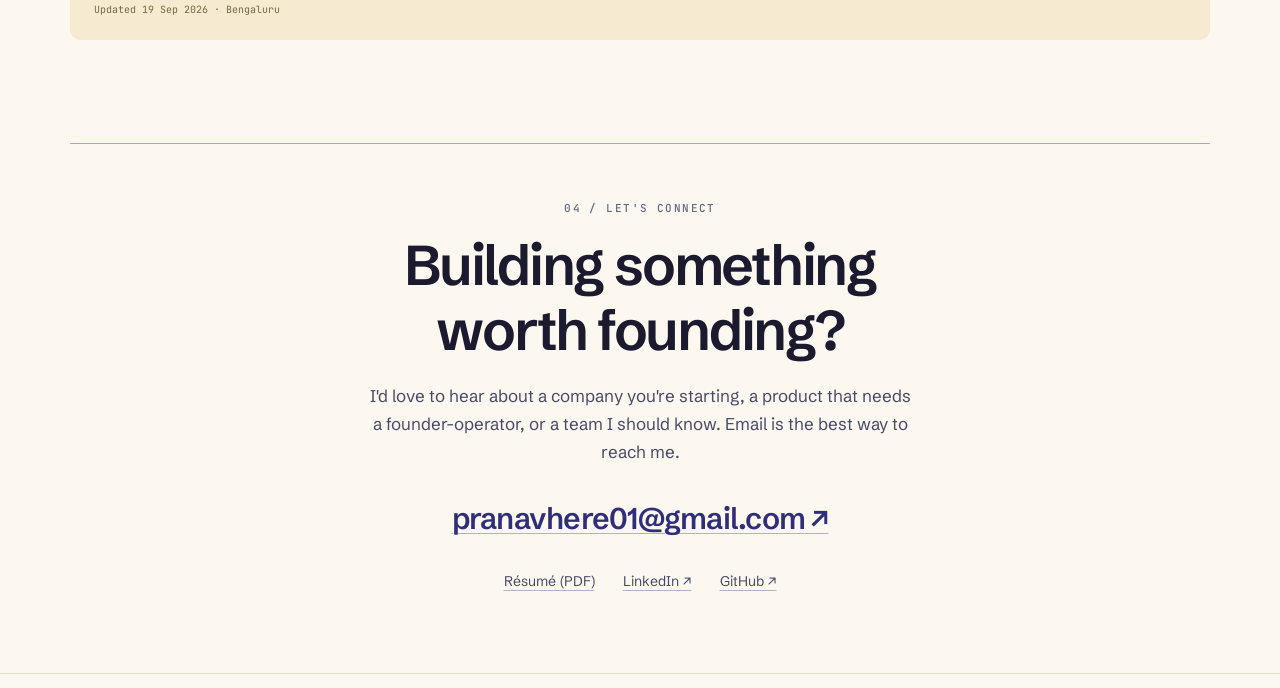
<file: work/index.html>
<!doctype html>
<html lang="en">
<head>
<meta charset="utf-8">
<title>Pranav Kumar · work</title>
<meta name="robots" content="noindex">
<meta http-equiv="refresh" content="0; url=../#work">
<link rel="canonical" href="https://pranavhere01.github.io/#work">
</head>
<body>
<p>This section now lives on the home page: <a href="../#work">pranavhere01.github.io/#work</a>.</p>
</body>
</html>
</file>
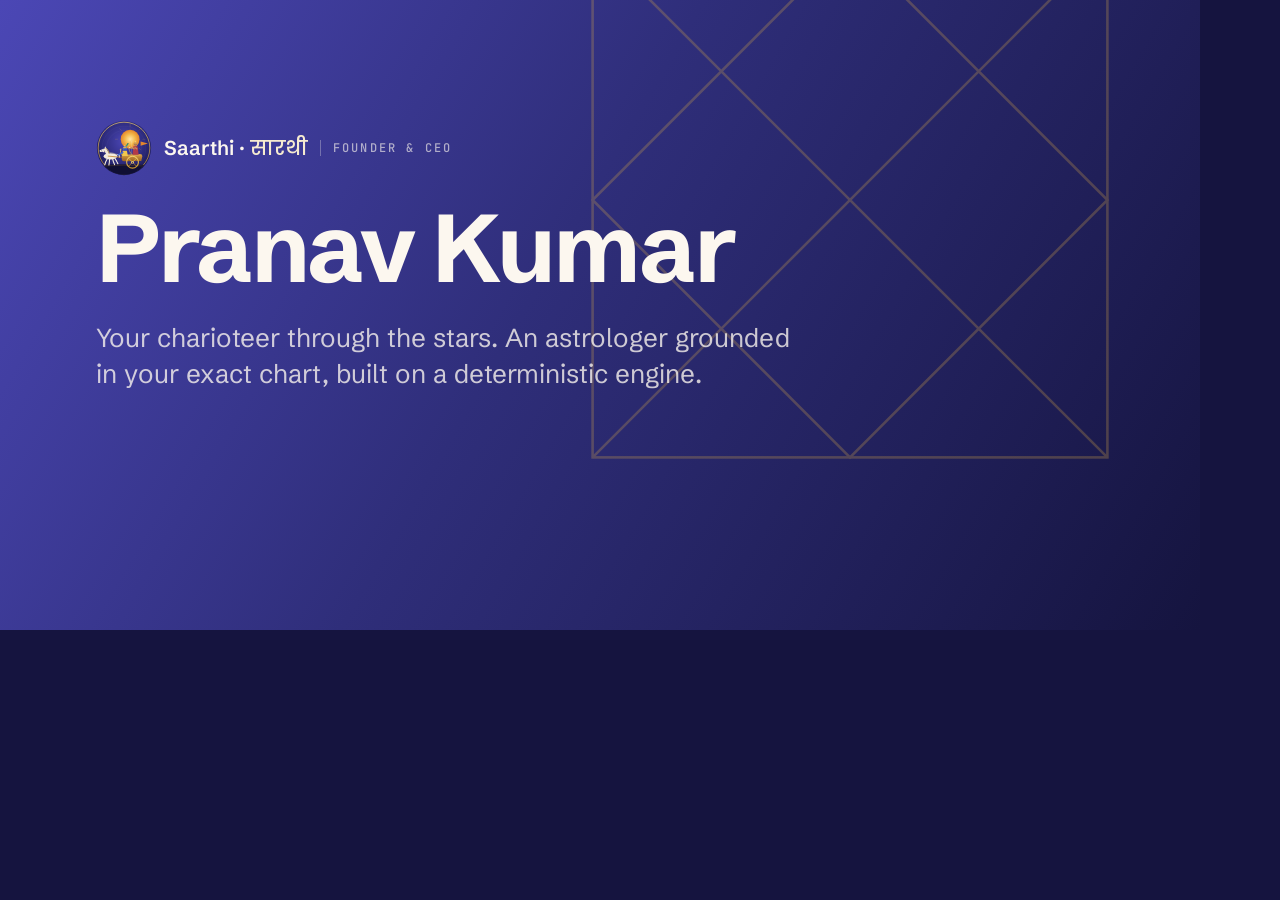
<file: images/src/og.html>
<!doctype html>
<html lang="en">
<head>
<meta charset="utf-8">
<title>og</title>
<link rel="stylesheet" href="https://fonts.googleapis.com/css2?family=Schibsted+Grotesk:wght@400..700&family=JetBrains+Mono:wght@500&family=Poppins:wght@500&display=block">
<style>
  html, body { margin: 0; }
  body { width: 1200px; height: 630px; overflow: hidden; background: #15143F; }
  .og { position: relative; width: 1200px; height: 630px; background: linear-gradient(120deg, #4B47B5 0%, #2F2E7A 45%, #15143F 100%); color: #FCF7EF; font-family: "Schibsted Grotesk", Arial, sans-serif; overflow: hidden; }
  .chart { position: absolute; right: 90px; top: -60px; width: 520px; height: 520px; opacity: .28; }
  .stack { position: absolute; left: 96px; top: 120px; display: flex; flex-direction: column; gap: 24px; }
  .lock { display: flex; align-items: center; gap: 12px; }
  .lock img { width: 56px; height: 56px; display: block; }
  .lock .v { font-weight: 600; font-size: 20px; }
  .lock .v span[lang="hi"] { font-family: Poppins, sans-serif; font-weight: 500; color: #F6EBD0; }
  .lock .t { font-family: "JetBrains Mono", monospace; font-size: 12px; font-weight: 500; letter-spacing: .18em; text-transform: uppercase; color: rgba(252,247,239,.62); padding-left: 12px; border-left: 1px solid rgba(252,247,239,.3); }
  h1 { margin: 0; font-weight: 700; font-size: 96px; letter-spacing: -.025em; line-height: 1; }
  p { margin: 0; font-size: 26px; line-height: 1.4; color: rgba(252,247,239,.78); max-width: 720px; }
</style>
</head>
<body>
<div class="og">
  <svg class="chart" viewBox="0 0 200 200" fill="none" stroke="#D4A64A" stroke-width="1" aria-hidden="true"><rect x="1" y="1" width="198" height="198"/><path d="M1 1L199 199M199 1L1 199M100 1L199 100L100 199L1 100Z"/></svg>
  <div class="stack">
    <div class="lock">
      <img src="saarthi-emblem.svg" alt="">
      <div class="v">Saarthi · <span lang="hi">सारथी</span></div>
      <div class="t">Founder &amp; CEO</div>
    </div>
    <h1>Pranav Kumar</h1>
    <p>Your charioteer through the stars. An astrologer grounded in your exact chart, built on a deterministic engine.</p>
  </div>
</div>
</body>
</html>
</file>
<file: css/site.css>
/* Pranav Kumar — a continuous portfolio, readable with or without motion. */
@font-face {
  font-family: "Schibsted Fallback";
  src: local("Arial"), local("Helvetica Neue");
  size-adjust: 104.5%;
  ascent-override: 98%;
  descent-override: 26%;
  line-gap-override: 0%;
}

:root {
  color-scheme: light;
  --cream: #FCF7EF;
  --white: #FFFFFF;
  --ink: #1B1A2E;
  --muted: #4A4868;
  --muted-2: #676589;
  --line: #DDDBEC;
  --indigo: #2F2E7A;
  --indigo-deep: #15143F;
  --saffron: #E4862B;
  --gold: #D4A64A;
  --gold-soft: #F6EBD0;
  --lavender: #EEEDF7;
  --font-sans: "Schibsted Grotesk", "Schibsted Fallback", Arial, sans-serif;
  --font-mono: "JetBrains Mono", ui-monospace, "SF Mono", Menlo, monospace;
  --font-deva: Poppins, "Noto Sans Devanagari", "Kohinoor Devanagari", Mangal, sans-serif;
  --page-max: 1200px;
  --pad: clamp(20px, 5.5vw, 80px);
  --section-space: clamp(72px, 8vw, 112px);
  --ease: cubic-bezier(.2, .7, .2, 1);
}

*, *::before, *::after { box-sizing: border-box; }
html {
  scroll-padding-top: calc(94px + env(safe-area-inset-top, 0px));
  overflow-x: clip;
  -webkit-text-size-adjust: 100%;
  text-size-adjust: 100%;
}
body {
  margin: 0;
  background: var(--cream);
  color: var(--ink);
  font-family: var(--font-sans);
  font-size: 17px;
  line-height: 1.65;
  -webkit-font-smoothing: antialiased;
  overflow-x: clip;
  padding-left: env(safe-area-inset-left, 0px);
  padding-right: env(safe-area-inset-right, 0px);
}
h1, h2, h3, h4, p, dl, dt, dd, ul, ol, figure, blockquote, address { margin: 0; }
ul, ol { padding: 0; list-style: none; }
img { display: block; max-width: 100%; height: auto; }
.school-logo, .brand-cta-logo, .product-title > img, .school-heading > img, .org-title > img {
  max-width: none;
  height: auto;
}
address { font-style: normal; }
button, input, textarea { font: inherit; }
h1, h2, h3 { text-wrap: balance; }
p, li, dd { text-wrap: pretty; }
p + p { margin-top: 1em; }
::selection { background: var(--gold-soft); color: var(--ink); }
a {
  color: var(--indigo);
  text-decoration-thickness: 1px;
  text-decoration-color: rgba(47, 46, 122, .35);
  text-underline-offset: 4px;
  touch-action: manipulation;
  -webkit-tap-highlight-color: rgba(47, 46, 122, .16);
  transition: color 160ms var(--ease), background-color 160ms var(--ease), text-decoration-color 160ms var(--ease);
}
a:hover { color: var(--indigo-deep); text-decoration-color: var(--saffron); }
:focus-visible { outline: 2px solid var(--indigo); outline-offset: 5px; border-radius: 3px; }
:lang(hi) { font-family: var(--font-deva); }
.container { width: min(100% - 2 * var(--pad), var(--page-max)); margin-inline: auto; }
.section { margin-top: var(--section-space); }
.eyebrow {
  color: var(--muted-2);
  font-family: var(--font-mono);
  font-size: 11px;
  font-weight: 500;
  line-height: 1.6;
  letter-spacing: .13em;
  text-transform: uppercase;
}
.lead { max-width: 650px; color: var(--muted); font-size: 18px; line-height: 1.65; }
.meta, .caption, .file-note { color: var(--muted-2); font-size: 13px; line-height: 1.6; }
.caption { margin-top: 12px; }
.text-link { font-size: 15px; font-weight: 600; text-decoration: none; }
.text-link:hover { text-decoration: underline; }
.ext { display: inline-block; font-size: .9em; }
.skip {
  position: fixed;
  z-index: 100;
  left: 16px;
  top: -100px;
  padding: 10px 16px;
  background: var(--indigo);
  color: var(--white);
  border-radius: 8px;
  text-decoration: none;
}
.skip:focus { top: 12px; color: var(--white); }
.visually-hidden { position: absolute; width: 1px; height: 1px; overflow: hidden; clip: rect(0 0 0 0); white-space: nowrap; }

/* A quiet, one-row header keeps the two useful actions close. */
.site-head {
  position: sticky;
  z-index: 30;
  top: 0;
  padding-top: env(safe-area-inset-top, 0px);
  border-bottom: 1px solid rgba(221, 219, 236, .8);
  background: rgba(252, 247, 239, .96);
  backdrop-filter: blur(12px);
  -webkit-backdrop-filter: blur(12px);
}
.nav { min-height: 72px; display: flex; align-items: center; justify-content: space-between; gap: 16px; }
.nav-name { min-height: 44px; display: inline-flex; align-items: center; gap: 12px; color: var(--ink); font-size: 16px; font-weight: 700; letter-spacing: -.025em; text-decoration: none; white-space: nowrap; }
.monogram { display: inline-flex; align-items: center; justify-content: center; width: 32px; height: 32px; flex: 0 0 auto; border: 1px solid var(--gold); border-radius: 50%; color: var(--indigo); font-size: 11px; letter-spacing: -.04em; }
.nav-actions { display: flex; align-items: center; gap: 24px; }
.nav-resume { min-height: 44px; display: inline-flex; align-items: center; gap: 6px; color: var(--ink); font-size: 14px; font-weight: 500; text-decoration: none; white-space: nowrap; }
.nav-resume:hover { text-decoration: underline; }
.nav-file { color: var(--muted-2); font-size: 11px; font-weight: 400; }
.btn-nav, .btn-primary { display: inline-flex; align-items: center; justify-content: center; gap: 8px; width: fit-content; max-width: 100%; border-radius: 8px; font-weight: 600; text-decoration: none; }
.btn-nav { min-height: 44px; padding: 8px 18px; background: var(--indigo); color: var(--white); font-size: 14px; }
.btn-nav:hover { background: var(--indigo-deep); color: var(--white); }
.btn-primary { min-height: 48px; padding: 12px 22px; background: var(--saffron); color: var(--ink); font-size: 15px; line-height: 1.4; }
.btn-primary:hover { background: #D97B24; color: var(--ink); }

/* Introduction */
.hero { padding-top: clamp(44px, 6vw, 80px); }
.hero-grid { display: grid; grid-template-columns: minmax(0, 1.5fr) minmax(0, 1fr); align-items: center; gap: clamp(36px, 6vw, 80px); }
.hero-text { min-width: 0; }
.hero .eyebrow { margin-bottom: 22px; }
.hero h1 { font-size: clamp(38px, 4.8vw, 68px); font-weight: 700; line-height: 1.08; letter-spacing: -.052em; }
.hero h1 span { color: var(--indigo); }
.hero .lead { margin-top: 26px; font-size: clamp(16px, 1.5vw, 18px); }
.hero-context { margin-top: 18px; color: var(--muted-2); font-size: 14px; display: flex; flex-wrap: wrap; align-items: center; gap: 8px 12px; }
.hero-school { display: inline-flex; align-items: center; gap: 10px; }
.school-logo { width: 44px; height: 44px; flex: 0 0 44px; }
.hero-actions { margin-top: 30px; display: flex; flex-wrap: wrap; align-items: center; gap: 16px 24px; }
.hero-media { width: min(100%, 360px); justify-self: end; padding: 10px 8px 16px; }
.portrait-frame { position: relative; padding: 10px; border: 1px solid rgba(212, 166, 74, .55); border-radius: 18px; background: var(--white); transform: rotate(2deg); box-shadow: 0 12px 32px rgba(27, 26, 46, .08); }
.portrait-frame > img { width: 100%; aspect-ratio: 1; object-fit: cover; border-radius: 10px; }
.portrait-note { position: relative; display: flex; align-items: center; gap: 10px; width: fit-content; max-width: calc(100% - 12px); margin: -27px auto 0; padding: 10px 16px; border: 1px solid var(--line); border-radius: 10px; background: var(--cream); box-shadow: 0 6px 18px rgba(27, 26, 46, .07); color: var(--muted); font-size: 12px; line-height: 1.5; }
.portrait-note img { width: 28px; height: 28px; flex: 0 0 auto; }
.portrait-note b, .portrait-note strong { display: block; color: var(--ink); font-size: 13px; font-weight: 600; }
.portrait-note span { display: block; color: var(--saffron); font-size: 20px; line-height: 1; }

/* Four outcomes are visible together, including on mobile. */
.impact { margin-top: clamp(44px, 5vw, 64px); }
.impact > .eyebrow { margin-bottom: 16px; }
.proof { display: grid; grid-template-columns: repeat(4, minmax(0, 1fr)); border-top: 1px solid var(--gold); border-bottom: 1px solid var(--line); }
.proof > div { padding: 26px 24px; min-width: 0; }
.proof > div:first-child { padding-left: 0; }
.proof > div:last-child { padding-right: 0; }
.proof > div + div { border-left: 1px solid var(--line); }
.proof dt { color: var(--indigo); font-size: clamp(23px, 2.7vw, 36px); font-weight: 620; line-height: 1.15; letter-spacing: -.03em; font-variant-numeric: lining-nums; }
.proof dt span { display: inline; margin-left: .22em; }
.proof dd { margin-top: 8px; color: var(--muted); font-size: 13px; line-height: 1.5; }
.proof dd strong { color: var(--ink); font-weight: 600; }
.proof dd span { display: block; }
.scroll-note { display: flex; align-items: center; justify-content: center; gap: 12px; margin-top: 30px; color: var(--muted-2); font-size: 12px; }
.scroll-line { display: inline-block; width: 1px; height: 28px; background: var(--gold); }

/* Work stays fully open: scope, contribution and evidence in one place. */
.section-head { margin-bottom: 36px; }
.section-head .eyebrow, .section-split > header .eyebrow { margin-bottom: 12px; }
h2 { font-size: clamp(30px, 3.5vw, 44px); font-weight: 620; line-height: 1.15; letter-spacing: -.04em; }
.section-head .lead { margin-top: 16px; }
.project { display: grid; grid-template-columns: minmax(0, 1.15fr) minmax(0, 1fr); align-items: center; gap: clamp(28px, 5vw, 64px); padding: 42px 0; border-top: 1px solid var(--line); }
.project-content { min-width: 0; }
.project-content > .eyebrow { margin-bottom: 12px; }
h3 { font-size: 29px; font-weight: 620; line-height: 1.2; letter-spacing: -.035em; }
.project h3 a, .small-project h3 a, .timeline h3 a, .explorations h4 a { color: inherit; text-decoration: none; }
.project h3 a:hover, .small-project h3 a:hover, .timeline h3 a:hover, .explorations h4 a:hover { color: var(--indigo); text-decoration: underline; }
.project-role { margin-top: 9px; color: var(--muted-2); font-size: 13px; line-height: 1.6; }
.project-content > p:not(.eyebrow):not(.project-role):not(.project-links):not(.stack):not(.status) { margin-top: 20px; color: var(--muted); font-size: 16px; line-height: 1.65; }
.outcomes { display: grid; gap: 14px; margin-top: 22px; }
.outcomes li { position: relative; padding-left: 17px; color: var(--muted); font-size: 15px; line-height: 1.65; }
.outcomes li::before { content: ""; position: absolute; left: 0; top: .65em; width: 5px; height: 5px; border-radius: 50%; background: var(--gold); }
.outcomes strong { color: var(--ink); font-weight: 600; }
.project-links { display: flex; flex-wrap: wrap; align-items: center; gap: 12px 24px; margin-top: 24px; font-size: 14px; }
.project-links a { font-weight: 600; }
.brand-cta { display: inline-flex; align-items: center; gap: 10px; text-decoration: none; }
.brand-cta:hover { text-decoration: underline; }
.brand-cta-logo { width: 26px; height: 26px; flex: 0 0 auto; }
.impact-panel { padding: clamp(24px, 3vw, 40px); background: var(--lavender); border: 1px solid #DDDAED; border-radius: 16px; }
.impact-panel > .eyebrow { margin-bottom: 20px; color: var(--indigo); }
.impact-panel h4 { font-size: 23px; line-height: 1.25; letter-spacing: -.03em; }
.deployment-stats { display: grid; gap: 22px; }
.deployment-stats > div { min-width: 0; }
.deployment-stats > div + div { padding-top: 22px; border-top: 1px solid #D8D5E9; }
.deployment-stats dt { color: var(--indigo); font-size: clamp(25px, 3vw, 38px); font-weight: 620; line-height: 1.1; letter-spacing: -.05em; }
.deployment-stats dt span { display: block; margin-top: 6px; font-size: 14px; line-height: 1.5; letter-spacing: -.01em; font-weight: 500; }
.deployment-stats dd { max-width: 320px; margin-top: 8px; color: var(--muted); font-size: 13px; line-height: 1.5; }
.panel-footnote { margin-top: 24px; padding-top: 20px; border-top: 1px solid #D8D5E9; color: var(--muted); font-size: 14px; line-height: 1.7; display: flex; flex-wrap: wrap; align-items: center; gap: 10px 12px; }
.panel-footnote strong { color: var(--indigo); }
.neon-logo { height: 18px; width: auto; max-width: 96px; flex: 0 0 auto; display: block; }
.product-title { display: flex; align-items: center; gap: 14px; }
.product-title > img { width: 48px; height: 48px; flex: 0 0 auto; }
.product-title h3 :lang(hi) { font-size: .85em; font-weight: 500; }
.status { display: inline-flex; align-items: center; gap: 7px; margin-top: 14px; padding: 4px 9px; border: 1px solid #DDD1B0; border-radius: 5px; color: #655330; font-family: var(--font-mono); font-size: 11px; line-height: 1.6; }
.status > span { display: none; }
.status::before { content: ""; width: 5px; height: 5px; border-radius: 50%; background: var(--gold); }
.product-preview { min-width: 0; }
.phone-stage { position: relative; display: grid; grid-template-columns: repeat(2, minmax(0, 1fr)); align-items: start; gap: clamp(12px, 2vw, 24px); padding: clamp(22px, 3.5vw, 42px) clamp(20px, 3vw, 36px); overflow: hidden; isolation: isolate; border-radius: 16px; background: linear-gradient(135deg, #4B47B5 0%, #2F2E7A 55%, #15143F 100%); }
.phone-stage .chart { position: absolute; top: -50px; right: -40px; width: 260px; height: 260px; opacity: .3; }
.chart rect, .chart path { vector-effect: non-scaling-stroke; }
.phone { position: relative; z-index: 1; width: 100%; min-width: 0; border: 1px solid rgba(212, 166, 74, .7); border-radius: 16px; }
.phone + .phone { margin-top: 26px; }
.product-preview figcaption { margin-top: 12px; color: var(--muted-2); font-size: 12px; text-align: center; }
.project-pair { display: grid; grid-template-columns: repeat(2, minmax(0, 1fr)); border-top: 1px solid var(--line); border-bottom: 1px solid var(--line); }
.small-project { min-width: 0; padding: 36px 36px 36px 0; }
.small-project + .small-project { padding-left: 36px; padding-right: 0; border-left: 1px solid var(--line); }
.small-project > .text-link { display: inline-block; margin-top: 18px; }
.small-project > .eyebrow { margin-bottom: 12px; }
.small-project h3 { font-size: 25px; }
.small-project > p:not(.eyebrow):not(.stack):not(.project-links) { margin-top: 16px; color: var(--muted); font-size: 15px; line-height: 1.7; }
.stack { margin-top: 18px; color: var(--muted-2); font-family: var(--font-mono); font-size: 10px; line-height: 1.8; }
.earlier-work { margin-top: 36px; }
.earlier-work > h3 { font-size: 19px; letter-spacing: -.02em; }
.earlier-work > .eyebrow { margin-bottom: 20px; }
.explorations { display: grid; grid-template-columns: repeat(2, minmax(0, 1fr)); column-gap: 40px; margin-top: 20px; }
.explorations > li, .explorations > div, .explorations > article { min-width: 0; padding: 17px 0; border-top: 1px solid var(--line); }
.explorations > li > a, .explorations > li > span { color: var(--ink); font-size: 15px; font-weight: 600; }
.explorations h4 { font-size: 15px; font-weight: 600; line-height: 1.5; }
.explorations p { margin-top: 6px; color: var(--muted); font-size: 13px; line-height: 1.6; }

/* The short career story follows the work, without a detour. */
.section-split { display: grid; grid-template-columns: minmax(0, .7fr) minmax(0, 1.3fr); align-items: start; gap: clamp(36px, 7vw, 96px); }
.section-split > header .lead { margin-top: 18px; font-size: 16px; }
.section-split > header .text-link { display: inline-block; margin-top: 24px; }
.section-split > header .file-note { margin-top: 8px; }
.timeline { border-top: 1px solid var(--line); }
.timeline > li, .timeline > article, .timeline > div { position: relative; padding: 24px 0 24px 24px; border-bottom: 1px solid var(--line); }
.timeline > li::before, .timeline > article::before, .timeline > div::before { content: ""; position: absolute; top: 32px; left: 0; width: 6px; height: 6px; border-radius: 50%; background: var(--gold); }
.timeline-date { margin-bottom: 9px; color: var(--muted-2); font-family: var(--font-mono); font-size: 11px; line-height: 1.5; }
.timeline h3 { font-size: 20px; letter-spacing: -.025em; }
.org-title { display: flex; align-items: center; gap: 10px; }
.org-title > img { width: 36px; height: 36px; flex: 0 0 36px; object-fit: contain; }
.eyebrow.org-title { gap: 8px; margin-bottom: 12px; }
.eyebrow.org-title > img { width: 22px; height: 22px; flex: 0 0 22px; }
.timeline > li > p:not(.timeline-date):not(.timeline-role) { margin-top: 9px; color: var(--muted); font-size: 14px; line-height: 1.65; }
.timeline-role { margin-top: 6px; color: var(--ink); font-size: 14px; font-weight: 500; }
.company-note { margin-top: 7px; color: var(--muted); font-size: 14px; line-height: 1.65; }
.story { padding-top: 32px; border-top: 1px solid var(--gold); }
.story-body { min-width: 0; }
.story-lead { color: var(--ink); font-size: clamp(22px, 2.2vw, 27px); font-weight: 500; line-height: 1.45; letter-spacing: -.025em; }
.story-body > p:not(.story-lead) { color: var(--muted); font-size: 16px; }
.education { margin-top: 26px; padding-top: 22px; border-top: 1px solid var(--line); color: var(--muted); font-size: 14px; }
.education .eyebrow { margin-bottom: 9px; }
.education h3 { font-size: 20px; }
.school-heading { display: flex; align-items: center; gap: 12px; }
.school-heading > img { width: 40px; height: 40px; flex: 0 0 auto; }
.education h3 + p { margin-top: 6px; }
.education strong, .education b { color: var(--ink); font-weight: 600; }
.education span { display: block; }
.now { margin-top: 28px; padding: 22px 24px; background: var(--gold-soft); border-radius: 10px; }
.now h2 { font-size: 20px; letter-spacing: -.025em; }
.now h3 { font-size: 16px; font-weight: 600; letter-spacing: -.015em; }
.now p { margin-top: 9px; color: var(--muted); font-size: 14px; }
.now .updated, .updated { color: #756544; font-family: var(--font-mono); font-size: 10px; line-height: 1.7; }
.contact { padding: 56px 0 16px; border-top: 1px solid var(--gold); text-align: center; }
.contact > .eyebrow { margin-bottom: 16px; }
.contact h2 { max-width: 790px; margin-inline: auto; font-size: clamp(34px, 4.5vw, 56px); }
.contact .lead { max-width: 590px; margin: 20px auto 0; font-size: 17px; }
.contact-email { display: inline-block; max-width: 100%; margin-top: 28px; color: var(--indigo); font-size: clamp(17px, 2.6vw, 30px); font-weight: 600; letter-spacing: -.025em; overflow-wrap: anywhere; }
.contact-links { display: flex; flex-wrap: wrap; align-items: center; justify-content: center; gap: 16px 28px; margin-top: 26px; color: var(--muted); font-size: 14px; }
.contact-links a { color: var(--muted); }
.site-foot { margin-top: 64px; padding-bottom: env(safe-area-inset-bottom, 0px); border-top: 1px solid var(--line); }
.foot { display: flex; align-items: center; justify-content: space-between; gap: 12px 24px; padding: 22px 0; color: var(--muted-2); font-size: 12px; }
.foot a { color: var(--muted-2); text-decoration: none; }
.foot a:hover { text-decoration: underline; }

@media (max-width: 999px) {
  .hero-grid { grid-template-columns: minmax(0, 1.4fr) minmax(0, 1fr); gap: 36px; }
  .hero h1 { font-size: clamp(38px, 5.4vw, 56px); }
  .proof > div { padding: 24px 18px; }
  .project { grid-template-columns: minmax(0, 1.1fr) minmax(0, 1fr); gap: 32px; }
  .deployment-stats { gap: 12px; }
  .deployment-stats dt { font-size: 29px; }
  .impact-panel { padding: 26px; }
  .phone-stage { padding: 28px 22px; gap: 14px; }
  .section-split { grid-template-columns: minmax(0, .75fr) minmax(0, 1.25fr); gap: 36px; }
}

@media (max-width: 767px) {
  :root { --pad: clamp(16px, 5vw, 28px); --section-space: 56px; }
  html { scroll-padding-top: calc(64px + env(safe-area-inset-top, 0px)); }
  body { font-size: 16px; }
  h1, h2, h3 { text-wrap: pretty; }
  .nav { min-height: 56px; gap: 10px; }
  .nav-actions { gap: 10px; }
  .nav-file { display: none; }
  .hero { padding-top: 28px; }
  .hero-grid { grid-template-columns: minmax(0, 1fr); gap: 28px; }
  .hero h1 { max-width: 610px; font-size: clamp(30px, 8vw, 44px); letter-spacing: -.048em; }
  .hero .lead { max-width: 600px; font-size: 16px; }
  .hero-media { width: min(62%, 240px); justify-self: center; }
  .portrait-frame { transform: rotate(1.2deg); }
  .hero-context { max-width: 460px; font-size: 13px; }
  .hero-actions { gap: 14px 20px; margin-top: 22px; }
  .proof { grid-template-columns: repeat(2, minmax(0, 1fr)); }
  .proof > div { padding: 18px 14px; }
  .proof > div:nth-child(odd) { padding-left: 0; border-left: 0; }
  .proof > div:nth-child(even) { padding-right: 0; }
  .proof > div:nth-child(n + 3) { border-top: 1px solid var(--line); }
  .proof dt { font-size: clamp(22px, 6.2vw, 28px); }
  .proof dt span { display: block; margin-left: 0; margin-top: 4px; font-size: 12px; letter-spacing: -.01em; }
  .proof dd { font-size: 12px; }
  .scroll-note { margin-top: 22px; }
  .section { margin-top: 56px; }
  .section-head { margin-bottom: 24px; }
  .section-head .lead { font-size: 16px; }
  h2 { font-size: clamp(26px, 7vw, 34px); }
  .project { grid-template-columns: minmax(0, 1fr); gap: 22px; padding: 28px 0; }
  .project h3 { font-size: 24px; }
  .project-role { font-size: 12px; }
  .impact-panel { padding: 22px; }
  .deployment-stats { gap: 16px; }
  .deployment-stats dt { font-size: clamp(26px, 6vw, 34px); }
  .phone-stage { padding: 20px 16px 24px; gap: 12px; align-items: stretch; }
  .phone-stage .chart { width: 160px; height: 160px; top: -36px; right: -28px; }
  .phone { border-radius: 14px; }
  .phone + .phone { margin-top: 0; }
  .product-preview { width: min(100%, 420px); justify-self: center; }
  .project-pair { gap: 0; }
  .small-project { padding: 24px 20px 24px 0; }
  .small-project + .small-project { padding-left: 20px; }
  .small-project h3 { font-size: 22px; }
  .explorations { column-gap: 24px; }
  .section-split { grid-template-columns: minmax(0, 1fr); gap: 24px; }
  .section-split > header .lead { max-width: 460px; }
  .section-split > header .text-link { margin-top: 16px; }
  .timeline > li, .timeline > article, .timeline > div { padding-top: 18px; padding-bottom: 18px; }
  .timeline > li::before, .timeline > article::before, .timeline > div::before { top: 26px; }
  .now { margin-top: 22px; padding: 18px 18px; }
  .contact { padding-top: 36px; }
  .contact .lead { font-size: 16px; }
  .contact-links { gap: 12px 20px; }
  .contact-links a, .foot a { min-height: 44px; display: inline-flex; align-items: center; }
  .site-foot { margin-top: 40px; }
  .foot { flex-wrap: wrap; padding: 18px 0; font-size: 11px; }
}

@media (max-width: 539px) {
  .break-lg { display: none; }
  .nav-name { font-size: 14px; gap: 8px; }
  .monogram { width: 28px; height: 28px; font-size: 10px; }
  .nav-actions { gap: 8px; flex-shrink: 0; }
  .nav-resume { font-size: 13px; gap: 4px; padding-inline: 2px; }
  .btn-nav { min-height: 44px; padding: 8px 12px; font-size: 13px; }
  .hero .eyebrow { max-width: none; font-size: 10px; letter-spacing: .12em; margin-bottom: 14px; }
  .hero h1 { font-size: clamp(28px, 8.5vw, 34px); }
  .hero .lead { margin-top: 16px; font-size: 16px; }
  .hero-media { width: min(72%, 220px); }
  .portrait-note { max-width: calc(100% - 8px); padding: 8px 10px; font-size: 11px; }
  .portrait-note strong, .portrait-note b { font-size: 12px; }
  .impact { margin-top: 28px; }
  .impact > .eyebrow { font-size: 10px; }
  .proof > div { padding: 16px 12px; }
  .proof dt { font-size: clamp(20px, 6vw, 24px); }
  .proof dd { font-size: 12px; line-height: 1.45; }
  .section-head .eyebrow { font-size: 10px; }
  .project-content > p:not(.eyebrow):not(.project-role):not(.project-links):not(.stack):not(.status) { font-size: 15px; }
  .outcomes li { font-size: 14px; }
  .impact-panel { padding: 20px 16px; }
  .deployment-stats { gap: 14px; }
  .deployment-stats dt { font-size: clamp(24px, 7vw, 30px); }
  .deployment-stats dd { font-size: 12px; }
  .panel-footnote { font-size: 13px; }
  .phone-stage { grid-template-columns: minmax(0, 1fr) minmax(0, 1fr); padding: 16px 12px 18px; gap: 10px; }
  .phone { border-radius: 12px; max-width: 180px; justify-self: center; }
  .product-title { gap: 10px; align-items: flex-start; }
  .product-title > img { width: 36px; height: 36px; }
  .product-title h3 { font-size: 22px; }
  .project-pair, .explorations { grid-template-columns: minmax(0, 1fr); }
  .small-project, .small-project + .small-project { padding: 24px 0; border-left: 0; }
  .small-project + .small-project { border-top: 1px solid var(--line); }
  .small-project > p:not(.eyebrow):not(.stack):not(.project-links) { font-size: 14px; }
  .btn-primary { width: auto; max-width: 100%; }
  .hero-actions { flex-direction: row; flex-wrap: wrap; align-items: center; }
  .hero-actions .text-link { min-height: 44px; display: inline-flex; align-items: center; }
  .contact { text-align: left; }
  .contact h2 { font-size: clamp(28px, 8vw, 34px); }
  .contact .lead { margin-top: 16px; }
  .contact-email { font-size: 18px; }
  .contact-links { justify-content: flex-start; gap: 8px 18px; }
  .foot { display: grid; gap: 4px; }
}

@media (max-width: 380px) {
  .nav-cta-rest { display: none; }
  .monogram { display: none; }
  .nav { gap: 8px; }
  .nav-name { min-width: 0; }
  .hero h1 { font-size: 28px; }
  .hero-actions { gap: 12px; }
  .proof dt { font-size: 20px; }
  .proof > div { padding-top: 14px; padding-bottom: 14px; }
  .proof > div:nth-child(even) { padding-left: 12px; }
  .deployment-stats dt { font-size: 24px; }
  .contact-email { font-size: 16px; }
}

@media (prefers-reduced-motion: no-preference) {
  html { scroll-behavior: smooth; }
}
@media (prefers-reduced-motion: reduce) {
  *, *::before, *::after { transition-duration: 0ms !important; scroll-behavior: auto !important; }
}
@media print {
  .site-head, .skip, .scroll-note, .hero-actions, .site-foot { display: none; }
  body { font-size: 11pt; background: white; }
  .container { width: 100%; }
  .hero { padding-top: 0; }
  .section { margin-top: 32px; }
  .hero-grid { grid-template-columns: 2fr 1fr; }
  .hero h1 { font-size: 32px; }
  .hero-media { max-width: 180px; }
  .project, .small-project, .timeline > li { break-inside: avoid; }
  .portrait-frame { transform: none; box-shadow: none; }
  a { color: inherit; }
}
</file>
